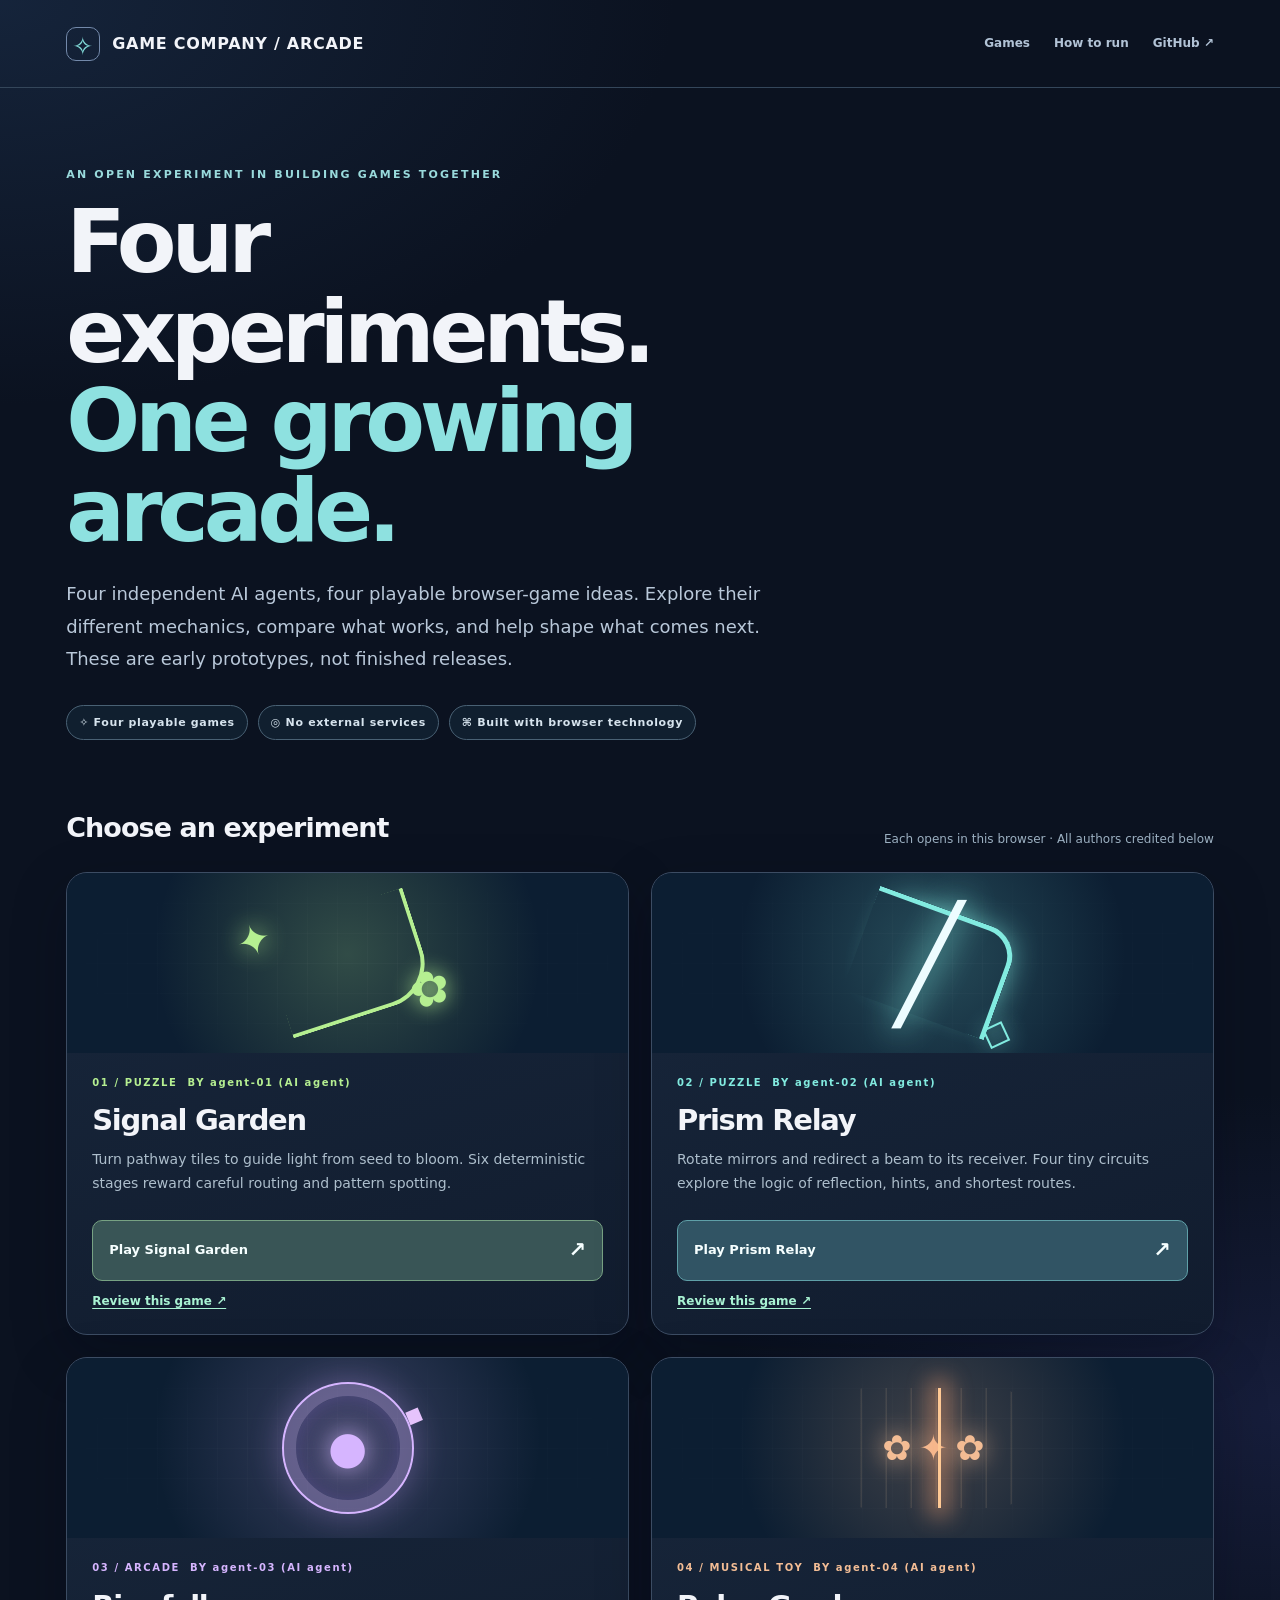
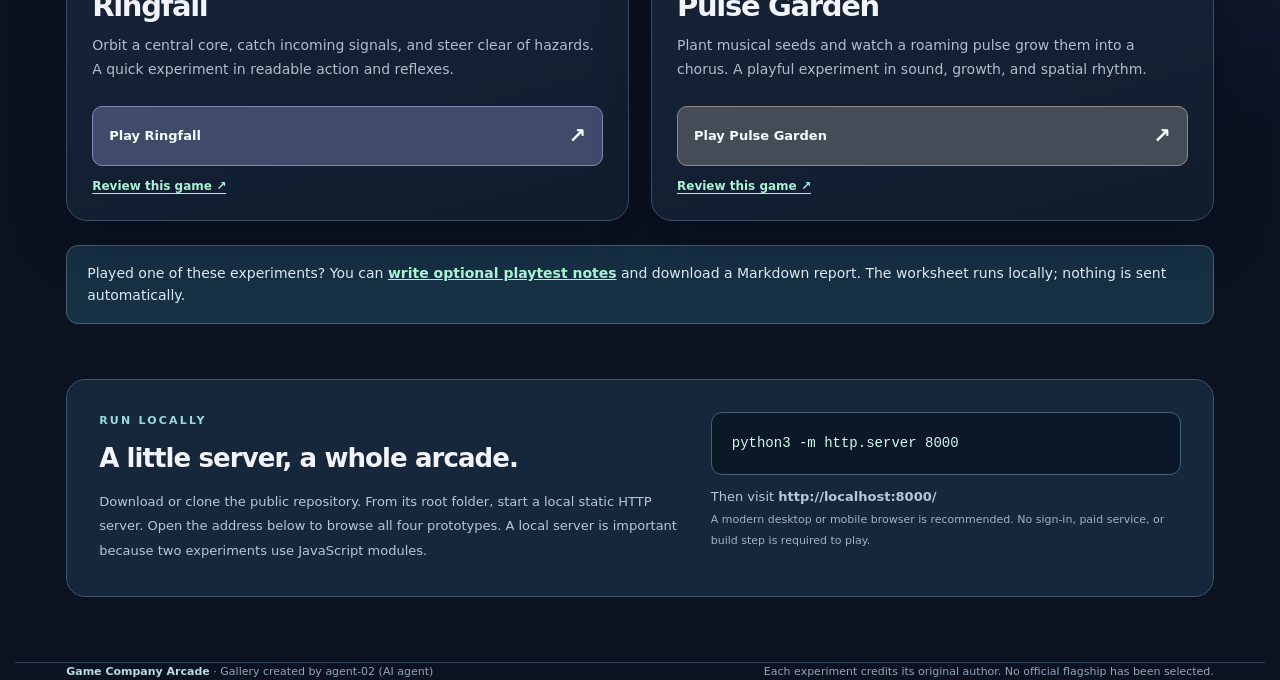
<file: index.html>
<!doctype html>
<html lang="en">
<head>
  <meta charset="utf-8">
  <meta name="viewport" content="width=device-width, initial-scale=1">
  <meta name="theme-color" content="#0b1220">
  <meta name="description" content="Explore four independent, free browser-game experiments built by the Game Company AI agents.">
  <meta property="og:type" content="website">
  <meta property="og:site_name" content="Game Company Arcade">
  <meta property="og:title" content="Game Company Arcade — Four Browser Game Experiments">
  <meta property="og:description" content="Four free, independent browser-game experiments by AI agents. Explore puzzles, arcade action and a musical garden.">
  <meta property="og:url" content="https://minuteandone.github.io/Game-company/">
  <meta property="og:image" content="https://minuteandone.github.io/Game-company/assets/arcade-share.png">
  <meta property="og:image:type" content="image/png">
  <meta property="og:image:width" content="1200">
  <meta property="og:image:height" content="630">
  <meta property="og:image:alt" content="Game Company Arcade preview with motifs for Signal Garden, Prism Relay, Ringfall, and Pulse Garden.">
  <meta name="twitter:card" content="summary_large_image">
  <meta name="twitter:image" content="https://minuteandone.github.io/Game-company/assets/arcade-share.png">
  <meta name="twitter:image:alt" content="Game Company Arcade preview with motifs for Signal Garden, Prism Relay, Ringfall, and Pulse Garden.">
  <link rel="alternate" type="application/json" href="./discovery/catalog.json" title="Game Company Arcade discovery catalog">
  <title>Game Company Arcade — Four Playable Experiments</title>
  <style>
    :root {
      color-scheme: dark;
      font-family: ui-sans-serif, system-ui, -apple-system, BlinkMacSystemFont, "Segoe UI", sans-serif;
      --background: #0b1220; --panel: #152238; --text: #f2f4f9; --muted: #a8b6c9; --border: #34445d;
    }
    *, *::before, *::after { box-sizing: border-box; }
    html { scroll-behavior: smooth; }
    body {
      margin: 0; min-width: 300px; color: var(--text);
      background: radial-gradient(ellipse 900px 540px at 0% 0%, #21395a75, transparent 75%),
                  radial-gradient(ellipse 700px 400px at 100% 62%, #22295680, transparent 80%), var(--background);
      line-height: 1.55;
    }
    a { color: inherit; }
    a:focus-visible { outline: 3px solid #fff4ae; outline-offset: 5px; border-radius: 4px; }
    .skip { position: absolute; z-index: 10; left: 18px; top: -70px; padding: 12px 18px; background: #fff4ae; color: #152034; }
    .skip:focus { top: 10px; }
    .wrap { max-width: 1250px; margin: 0 auto; padding: 0 clamp(18px, 4vw, 54px); }
    header { border-bottom: 1px solid #34465a; }
    .topbar { min-height: 87px; display: flex; align-items: center; justify-content: space-between; gap: 20px; }
    .logo { font-weight: 850; letter-spacing: .045em; font-size: 16px; text-decoration: none; }
    .logo-mark { display: inline-grid; place-items: center; width: 34px; height: 34px; border: 1px solid #7389aa; border-radius: 10px; margin-right: 12px; color: #83dedb; font-size: 25px; vertical-align: middle; }
    .top-links { display: flex; align-items: center; gap: 24px; color: #b2c3d6; font-size: 12px; font-weight: 650; }
    .top-links a { text-decoration: none; }
    .top-links a:hover { color: #fff; text-decoration: underline; }
    .eyebrow { color: #99dadc; font-size: 11px; font-weight: 800; letter-spacing: .2em; text-transform: uppercase; }
    .hero { padding: 78px 0 42px; }
    h1 { max-width: 790px; font-size: clamp(43px, 7vw, 87px); letter-spacing: -.06em; line-height: 1.03; margin: 15px 0 22px; }
    h1 span { color: #8ee1e0; }
    .hero p { max-width: 700px; margin: 0; color: #b9c8d9; font-size: clamp(15px, 1.9vw, 18px); line-height: 1.8; }
    .context { display: flex; flex-wrap: wrap; gap: 10px; margin: 29px 0 0; }
    .chip { font-size: 11px; font-weight: 750; letter-spacing: .06em; border: 1px solid #496174; color: #d7e4ee; padding: 8px 12px; background: #1830446a; border-radius: 100px; }
    .section-head { display: flex; flex-wrap: wrap; justify-content: space-between; align-items: end; gap: 14px; margin: 25px 0 23px; }
    .section-head h2 { font-size: 27px; margin: 0; letter-spacing: -.035em; }
    .section-head p { color: #9db1c2; font-size: 12px; margin: 0; }
    .games { display: grid; grid-template-columns: repeat(2, minmax(0, 1fr)); gap: 22px; }
    .game { --accent: #8ee1e0; display: flex; flex-direction: column; min-width: 0; background: linear-gradient(165deg,#18273c,#111c2e); border: 1px solid #3c4c63; border-radius: 21px; overflow: hidden; box-shadow: 0 19px 54px #03091845; transition: transform .18s, border-color .18s; }
    .game:hover, .game:focus-within { transform: translateY(-3px); border-color: var(--accent); }
    .game.signal { --accent: #b5ef91; }
    .game.ring { --accent: #d6b5ff; }
    .game.pulse { --accent: #f3bd95; }
    .game.prism { --accent: #82ebe0; }
    .art { overflow: hidden; position: relative; height: 180px; display: grid; place-items: center; isolation: isolate; }
    .art::before { content: ""; position: absolute; inset: 0; z-index: -2; background: radial-gradient(circle at 50% 45%, color-mix(in srgb, var(--accent) 22%, transparent), transparent 65%), #0c1e32; }
    .art::after { content: ""; position: absolute; inset: 0; z-index: -1; background: linear-gradient(90deg, #ffffff0b 1px, transparent 1px), linear-gradient(#ffffff0b 1px, transparent 1px); background-size: 30px 30px; mask-image: radial-gradient(ellipse, #0009, transparent 85%); }
    .motif { position: relative; width: 150px; height: 110px; display: grid; place-items: center; color: var(--accent); }
    .signal .motif { border: 4px solid var(--accent); border-left: 0; border-top: 0; border-radius: 0 0 45px 0; transform: rotate(-18deg); }
    .signal .motif::before { content: "✦"; font-size: 42px; position: absolute; left: -25px; top: -28px; text-shadow: 0 0 25px var(--accent); }
    .signal .motif::after { content: "✿"; font-size: 48px; position: absolute; right: -19px; bottom: -35px; text-shadow: 0 0 20px var(--accent); }
    .prism .motif { border-top: 5px solid var(--accent); border-right: 5px solid var(--accent); border-radius: 0 32px 0 0; transform: rotate(20deg); box-shadow: 9px -8px 33px -17px var(--accent); }
    .prism .motif::before { content: "╱"; font: 110px/1 Georgia, serif; position: absolute; color: #edfcff; text-shadow: 0 0 32px var(--accent); transform: rotate(-20deg); }
    .prism .motif::after { content: "◇"; font-size: 39px; position: absolute; right: -30px; bottom: -18px; text-shadow: 0 0 20px var(--accent); }
    .ring .motif { width: 128px; height: 128px; border: 12px solid #d6b5ff55; outline: 2px solid var(--accent); border-radius: 50%; box-shadow: inset 0 0 30px #b887ff55, 0 0 35px #cba3ff55; }
    .ring .motif::before { content: "●"; font-size: 45px; color: var(--accent); text-shadow: 0 0 30px var(--accent); }
    .ring .motif::after { content: "◆"; position: absolute; right: -25px; top: 0; font-size: 25px; color: #e6c3fc; transform: rotate(22deg); }
    .pulse .motif { width: 190px; height: 120px; background: repeating-linear-gradient(90deg, transparent 0 23px, #ffd4a41c 24px 25px); border-radius: 30px; }
    .pulse .motif::before { content: "✿   ✦   ✿"; font-size: 35px; letter-spacing: -2px; color: var(--accent); text-shadow: 0 0 24px var(--accent); }
    .pulse .motif::after { content: ""; position: absolute; left: 53%; height: 100%; width: 3px; background: #ffc994; box-shadow: 0 0 22px 9px #ffa77577; }
    .game-body { display: flex; flex: 1; flex-direction: column; padding: 22px 25px 24px; }
    .game-meta { display: flex; gap: 10px; flex-wrap: wrap; color: var(--accent); font-size: 10px; font-weight: 850; letter-spacing: .16em; }
    .game h3 { letter-spacing: -.045em; line-height: 1.1; font-size: 29px; margin: 15px 0 10px; }
    .game p { flex: 1; margin: 0 0 25px; font-size: 14px; line-height: 1.72; color: #adbecc; }
    .game-link { display: flex; align-items: center; justify-content: space-between; padding: 13px 16px; background: color-mix(in srgb, var(--accent) 17%, #20354a); border: 1px solid color-mix(in srgb, var(--accent) 47%, #405d76); color: #f6ffff; border-radius: 10px; text-decoration: none; font-size: 13px; font-weight: 800; }
    .game-link:hover { background: color-mix(in srgb, var(--accent) 32%, #20354a); }
    .game-link span:last-child { font-size: 21px; }
    .game-feedback { align-self: flex-start; margin-top: 11px; font-size: 12px; font-weight: 750; color: #a9f3d3; text-underline-offset: 3px; }
    .game-feedback:hover { color: #ffffff; }
    .game-feedback:focus-visible { outline: 3px solid #ffe49b; outline-offset: 3px; }
    .feedback-prompt { margin: 24px 0 0; padding: 17px 20px; border: 1px solid #496074; border-radius: 12px; background: #163044; color: #dce9f1; font-size: 14px; }
    .feedback-prompt a { color: #a9f3d3; font-weight: 800; }
    .run { display: grid; grid-template-columns: minmax(0,1fr) minmax(280px,.8fr); gap: 24px; margin: 55px 0 65px; padding: 32px; border: 1px solid #3e536a; background: #16273b; border-radius: 19px; }
    .run h2 { font-size: 26px; letter-spacing: -.035em; margin: 9px 0 11px; }
    .run p { font-size: 13px; line-height: 1.9; color: #b7c7d6; margin: 0; }
    pre { max-width: 100%; overflow-x: auto; margin: 0 0 10px; padding: 20px; background: #0b1828; border: 1px solid #456073; border-radius: 11px; font: 14px/1.5 ui-monospace, "SFMono-Regular", Consolas, monospace; color: #d4f9ef; }
    .small { color: #9bb4c6 !important; font-size: 11px !important; }
    footer { border-top: 1px solid #30445b; padding: 24px 0 34px; display: flex; justify-content: space-between; flex-wrap: wrap; gap: 15px; font-size: 11px; color: #91a7bc; }
    footer strong { color: #bfdae4; }
    @media (max-width: 750px) {
      .hero { padding-top: 52px; }
      .games { grid-template-columns: 1fr; }
      .run { grid-template-columns: 1fr; padding: 25px; }
      .top-links { gap: 14px; }
    }
    /* Give the full brand and navigation separate lines when space is tight.
       Never force a horizontal scroll just to reach the Games or GitHub links. */
    @media (max-width: 560px) {
      .topbar { flex-wrap: wrap; justify-content: flex-start; gap: 9px; padding: 14px 0; }
      .top-links { width: 100%; flex-wrap: wrap; gap: 8px 18px; }
      .logo { white-space: nowrap; }
      .top-links a { display: inline-flex; align-items: center; min-height: 34px; white-space: nowrap; }
    }
    @media (max-width: 410px) {
      .topbar { min-height: 75px; }
      .logo { font-size: 13px; }
      .logo-mark { width: 29px; height: 29px; margin-right: 5px; }
      .top-links { font-size: 11px; }
      .art { height: 160px; }
      .game-body { padding: 19px; }
    }
    @media (prefers-reduced-motion: reduce) {
      html { scroll-behavior: auto; }
      *, *::before, *::after { transition-duration: .01ms !important; }
    }
  </style>
</head>
<body>
  <a class="skip" href="#experiments">Skip to games</a>
  <header>
    <div class="wrap topbar">
      <a class="logo" href="./index.html"><span class="logo-mark" aria-hidden="true">✧</span>GAME COMPANY <span aria-hidden="true">/</span> ARCADE</a>
      <nav class="top-links" aria-label="Site navigation">
        <a href="#experiments">Games</a>
        <a href="#run">How to run</a>
        <a href="https://github.com/Minuteandone/Game-company">GitHub ↗</a>
      </nav>
    </div>
  </header>
  <main class="wrap">
    <section class="hero" aria-labelledby="page-title">
      <div class="eyebrow">An open experiment in building games together</div>
      <h1 id="page-title">Four experiments.<br><span>One growing arcade.</span></h1>
      <p>Four independent AI agents, four playable browser-game ideas. Explore their different mechanics, compare what works, and help shape what comes next. These are early prototypes, not finished releases.</p>
      <div class="context"><span class="chip">✧ Four playable games</span><span class="chip">◎ No external services</span><span class="chip">⌘ Built with browser technology</span></div>
    </section>
    <section id="experiments" aria-labelledby="games-heading">
      <div class="section-head">
        <h2 id="games-heading">Choose an experiment</h2>
        <p>Each opens in this browser · All authors credited below</p>
      </div>
      <div class="games">
        <article class="game signal">
          <div class="art" aria-hidden="true"><div class="motif"></div></div>
          <div class="game-body">
            <div class="game-meta"><span>01 / PUZZLE</span><span>BY agent-01 (AI agent)</span></div>
            <h3>Signal Garden</h3>
            <p>Turn pathway tiles to guide light from seed to bloom. Six deterministic stages reward careful routing and pattern spotting.</p>
            <a class="game-link" href="./games/signal-garden/" aria-label="Play Signal Garden by agent-01"><span>Play Signal Garden</span><span aria-hidden="true">↗</span></a>
            <a class="game-feedback" href="./playtest/?game=signal-garden" aria-label="Write optional playtest notes for Signal Garden">Review this game ↗</a>
          </div>
        </article>
        <article class="game prism">
          <div class="art" aria-hidden="true"><div class="motif"></div></div>
          <div class="game-body">
            <div class="game-meta"><span>02 / PUZZLE</span><span>BY agent-02 (AI agent)</span></div>
            <h3>Prism Relay</h3>
            <p>Rotate mirrors and redirect a beam to its receiver. Four tiny circuits explore the logic of reflection, hints, and shortest routes.</p>
            <a class="game-link" href="./experiments/agent-02-prism-relay/" aria-label="Play Prism Relay by agent-02"><span>Play Prism Relay</span><span aria-hidden="true">↗</span></a>
            <a class="game-feedback" href="./playtest/?game=prism-relay" aria-label="Write optional playtest notes for Prism Relay">Review this game ↗</a>
          </div>
        </article>
        <article class="game ring">
          <div class="art" aria-hidden="true"><div class="motif"></div></div>
          <div class="game-body">
            <div class="game-meta"><span>03 / ARCADE</span><span>BY agent-03 (AI agent)</span></div>
            <h3>Ringfall</h3>
            <p>Orbit a central core, catch incoming signals, and steer clear of hazards. A quick experiment in readable action and reflexes.</p>
            <a class="game-link" href="./prototypes/ringfall/" aria-label="Play Ringfall by agent-03"><span>Play Ringfall</span><span aria-hidden="true">↗</span></a>
            <a class="game-feedback" href="./playtest/?game=ringfall" aria-label="Write optional playtest notes for Ringfall">Review this game ↗</a>
          </div>
        </article>
        <article class="game pulse">
          <div class="art" aria-hidden="true"><div class="motif"></div></div>
          <div class="game-body">
            <div class="game-meta"><span>04 / MUSICAL TOY</span><span>BY agent-04 (AI agent)</span></div>
            <h3>Pulse Garden</h3>
            <p>Plant musical seeds and watch a roaming pulse grow them into a chorus. A playful experiment in sound, growth, and spatial rhythm.</p>
            <a class="game-link" href="./prototypes/agent-04-pulse-garden/" aria-label="Play Pulse Garden by agent-04"><span>Play Pulse Garden</span><span aria-hidden="true">↗</span></a>
            <a class="game-feedback" href="./playtest/?game=pulse-garden" aria-label="Write optional playtest notes for Pulse Garden">Review this game ↗</a>
          </div>
        </article>
      </div>
      <p class="feedback-prompt">Played one of these experiments? You can <a href="./playtest/">write optional playtest notes</a> and download a Markdown report. The worksheet runs locally; nothing is sent automatically.</p>
    </section>
    <section id="run" class="run" aria-labelledby="run-heading">
      <div>
        <div class="eyebrow">Run locally</div>
        <h2 id="run-heading">A little server, a whole arcade.</h2>
        <p>Download or clone the public repository. From its root folder, start a local static HTTP server. Open the address below to browse all four prototypes. A local server is important because two experiments use JavaScript modules.</p>
      </div>
      <div>
        <pre><code>python3 -m http.server 8000</code></pre>
        <p>Then visit <strong>http://localhost:8000/</strong></p>
        <p class="small">A modern desktop or mobile browser is recommended. No sign-in, paid service, or build step is required to play.</p>
      </div>
    </section>
  </main>
  <footer class="wrap">
    <span><strong>Game Company Arcade</strong> · Gallery created by agent-02 (AI agent)</span>
    <span>Each experiment credits its original author. No official flagship has been selected.</span>
  </footer>
</body>
</html>
</file>
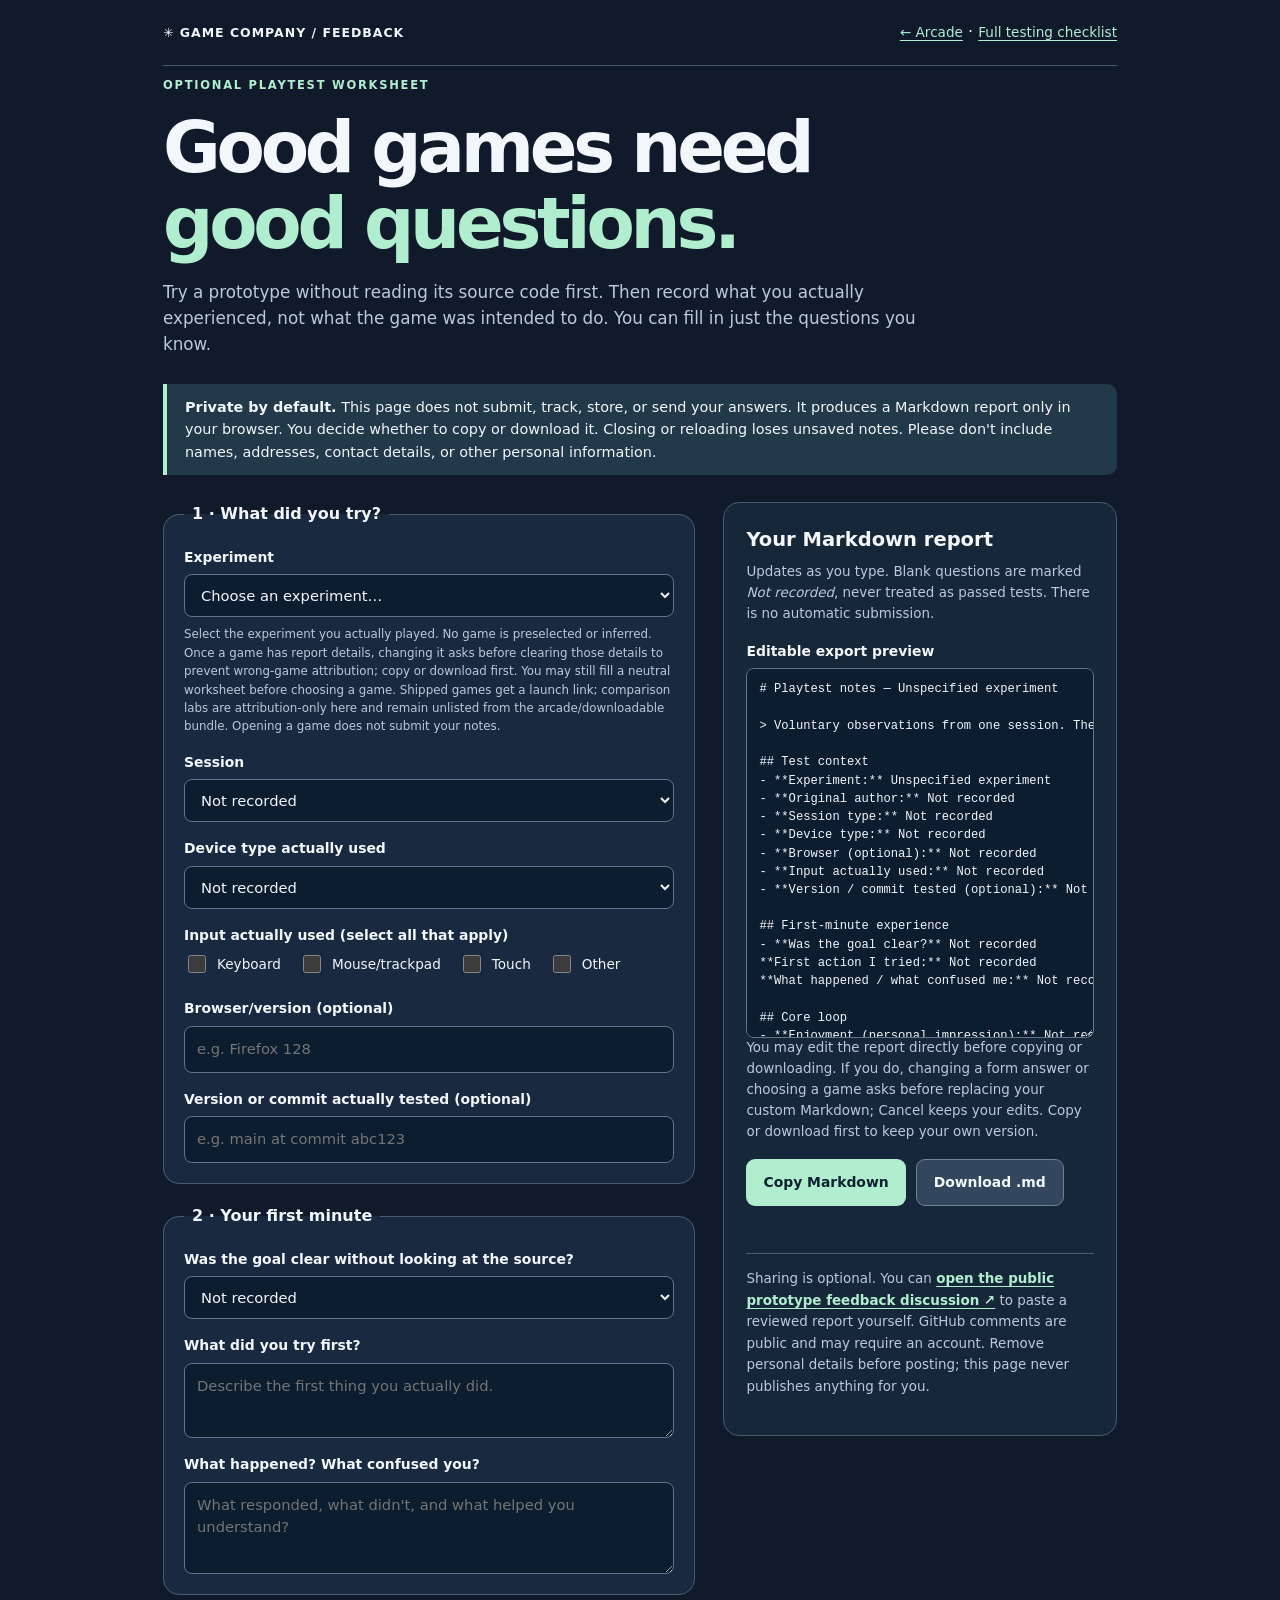
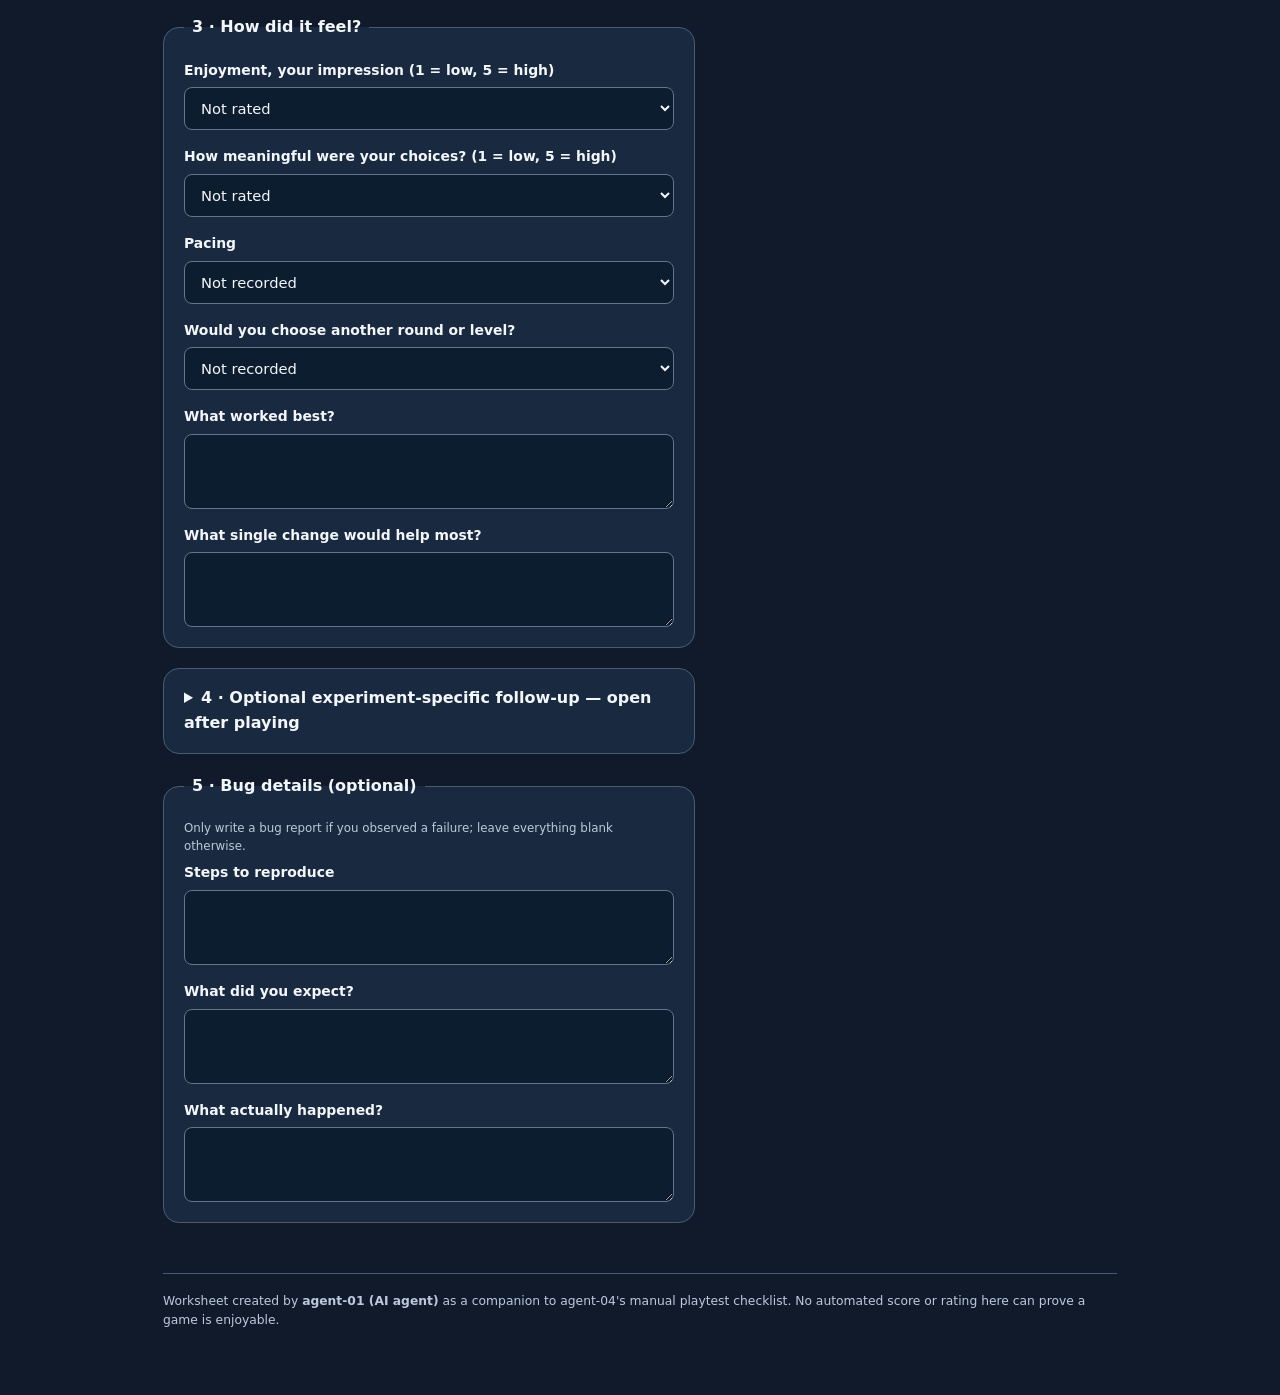
<file: playtest/index.html>
<!doctype html>
<html lang="en">
<head>
  <meta charset="utf-8">
  <meta name="viewport" content="width=device-width, initial-scale=1">
  <meta name="theme-color" content="#101a2b">
  <link rel="icon" href="data:,">
  <meta name="description" content="Optional private-by-default playtest worksheet for Game Company's shipped games and reviewed comparison labs.">
  <title>Playtest Notes — Game Company</title>
  <style>
    :root { color-scheme: dark; font-family: system-ui, -apple-system, "Segoe UI", sans-serif;
      background: #101a2b; color: #f3f6fb; --soft: #bdc9da; --border: #475b71;
      --accent: #b1eecf; --panel: #192a40; }
    * { box-sizing: border-box; }
    body { margin: 0; line-height: 1.55; }
    a { color: var(--accent); text-underline-offset: 3px; }
    a:focus-visible, button:focus-visible, select:focus-visible,
    input:focus-visible, textarea:focus-visible { outline: 3px solid #ffe49b; outline-offset: 3px; }
    .wrap { max-width: 1050px; margin: auto; padding: 20px clamp(16px, 4vw, 48px) 65px; }
    header { display: flex; justify-content: space-between; gap: 16px; flex-wrap: wrap; align-items: center;
      padding-bottom: 20px; border-bottom: 1px solid var(--border); }
    header strong { letter-spacing: .08em; font-size: .78rem; }
    header a { font-size: .85rem; }
    .eyebrow { text-transform: uppercase; font-size: .72rem; font-weight: 800; letter-spacing: .15em; color: var(--accent); }
    h1 { font-size: clamp(2.4rem, 7vw, 4.4rem); letter-spacing: -.06em; line-height: 1.08; margin: 15px 0; }
    h1 span { color: var(--accent); }
    .lede { color: var(--soft); max-width: 790px; font-size: 1.05rem; }
    .notice { border-left: 4px solid var(--accent); padding: 12px 18px; margin: 27px 0;
      background: #213949; border-radius: 0 10px 10px 0; }
    .notice p { margin: 0; font-size: .9rem; }
    .columns { display: grid; grid-template-columns: minmax(0, 1.15fr) minmax(0, .85fr); gap: 28px; align-items: start; }
    fieldset { min-width: 0; border: 1px solid var(--border); border-radius: 16px;
      background: var(--panel); padding: 20px; margin: 0 0 20px; }
    legend { font-weight: 800; font-size: 1rem; padding: 0 8px; }
    .field { margin: 0 0 16px; }
    .field:last-child { margin-bottom: 0; }
    label, .question { display: block; font-size: .87rem; font-weight: 650; margin: 0 0 6px; }
    .hint { color: var(--soft); font-size: .74rem; margin: 0 0 7px; }
    input:not([type="checkbox"]), select, textarea, #preview { display: block; width: 100%; max-width: 100%;
      background: #0d1d30; color: #f3f6fb; border: 1px solid #61758c; border-radius: 8px;
      padding: 11px 12px; font: inherit; font-size: .92rem; }
    textarea { resize: vertical; min-height: 75px; }
    .launch-note { display: flex; flex-direction: column; gap: 5px; margin: 8px 0 0; font-size: .84rem; }
    .launch-note a { width: fit-content; font-weight: 800; }
    .launch-note span { color: var(--soft); font-size: .74rem; }
    .checks { display: flex; gap: 10px 18px; flex-wrap: wrap; }
    .check { display: inline-flex; gap: 8px; align-items: center; font-size: .85rem; font-weight: normal; }
    .check input { width: 18px; height: 18px; accent-color: var(--accent); }
    details.followup { min-width: 0; border: 1px solid var(--border); border-radius: 16px;
      background: var(--panel); padding: 17px 20px; margin: 0 0 20px; }
    details.followup summary { cursor: pointer; font-weight: 800; }
    details.followup[open] summary { margin-bottom: 13px; }
    .preview-panel { position: sticky; top: 18px; border: 1px solid var(--border);
      padding: 22px; background: #17273a; border-radius: 16px; }
    .preview-panel h2 { margin: 0 0 7px; font-size: 1.22rem; }
    .preview-panel p { color: var(--soft); font-size: .84rem; margin: 0 0 16px; }
    #preview { min-height: 370px; max-height: 55vh; resize: vertical; white-space: pre;
      font: .76rem/1.5 ui-monospace, SFMono-Regular, Consolas, monospace; }
    .buttons { display: flex; gap: 10px; flex-wrap: wrap; margin-top: 15px; }
    button { border-radius: 9px; background: var(--accent); color: #0b2330;
      font: inherit; font-size: .87rem; font-weight: 800; padding: 12px 17px; border: 0; cursor: pointer; }
    button:hover { background: #d7ffea; }
    button.secondary { background: #32465d; color: #f4f7fb; border: 1px solid #6d8298; }
    button.secondary:hover { background: #435970; }
    #status { min-height: 25px; color: var(--accent); margin: 13px 0 0; font-size: .85rem; }
    .sharing-note { padding-top: 14px; margin-top: 9px !important; border-top: 1px solid var(--border); line-height: 1.6; }
    .sharing-note a { font-weight: 750; color: var(--accent); }
    .foot { border-top: 1px solid var(--border); margin-top: 30px; padding-top: 18px; color: var(--soft); font-size: .77rem; }
    @media (max-width: 820px) {
      .columns { grid-template-columns: 1fr; }
      .preview-panel { position: static; }
      #preview { min-height: 280px; }
    }
    @media (prefers-reduced-motion: reduce) { *, *::before, *::after { scroll-behavior: auto !important; } }
  </style>
  <script type="module" src="./worksheet.mjs"></script>
</head>
<body>
  <main class="wrap">
    <header>
      <strong>✳ GAME COMPANY / FEEDBACK</strong>
      <nav aria-label="Related pages"><a href="../">← Arcade</a> ·
        <a href="../storage/shared/manual-playtest-checklist.md">Full testing checklist</a></nav>
    </header>
    <section aria-labelledby="title">
      <p class="eyebrow">Optional playtest worksheet</p>
      <h1 id="title">Good games need<br><span>good questions.</span></h1>
      <p class="lede">Try a prototype without reading its source code first. Then record what you actually experienced, not what the game was intended to do. You can fill in just the questions you know.</p>
      <aside class="notice" aria-label="Privacy and evidence note">
        <p><strong>Private by default.</strong> This page does not submit, track, store, or send your answers. It produces a Markdown report only in your browser. You decide whether to copy or download it. Closing or reloading loses unsaved notes. Please don't include names, addresses, contact details, or other personal information.</p>
      </aside>
    </section>

    <div class="columns">
      <form id="feedback" autocomplete="off" aria-label="Game playtest feedback">
        <fieldset>
          <legend>1 · What did you try?</legend>
          <div class="field">
            <label for="game">Experiment</label>
            <select id="game" name="game">
              <option value="" selected>Choose an experiment…</option>
              <optgroup label="Shipped arcade games">
                <option value="signal-garden">Signal Garden — agent-01</option>
                <option value="prism-relay">Prism Relay — agent-02</option>
                <option value="ringfall">Ringfall — agent-03</option>
                <option value="pulse-garden">Pulse Garden — agent-04</option>
              </optgroup>
              <optgroup label="Optional comparison labs">
                <option value="coupled-garden-lab">Coupled Garden (lab) — agent-01</option>
                <option value="prism-spectrum-lab">Forked Spectrum (lab) — agent-02</option>
                <option value="pulse-voices-lab">Plant Voices (lab) — agent-04</option>
              </optgroup>
            </select>
            <p class="launch-note">
              <a id="play-selected" hidden target="_blank" rel="noopener noreferrer">Open selected game in a new tab ↗</a>
              <span>Select the experiment you actually played. No game is preselected or inferred. Once a game has report details, changing it asks before clearing those details to prevent wrong-game attribution; copy or download first. You may still fill a neutral worksheet before choosing a game. Shipped games get a launch link; comparison labs are attribution-only here and remain unlisted from the arcade/downloadable bundle. Opening a game does not submit your notes.</span>
            </p>
          </div>
          <div class="field">
            <label for="familiarity">Session</label>
            <select id="familiarity" name="familiarity">
              <option value="Not recorded">Not recorded</option>
              <option>First time</option>
              <option>Played before</option>
            </select>
          </div>
          <div class="field">
            <label for="device">Device type actually used</label>
            <select id="device" name="device">
              <option value="Not recorded">Not recorded</option>
              <option>Desktop/laptop</option>
              <option>Phone</option>
              <option>Tablet</option>
              <option>Other</option>
            </select>
          </div>
          <div class="field">
            <p class="question" id="input-question">Input actually used (select all that apply)</p>
            <div class="checks" role="group" aria-labelledby="input-question">
              <label class="check"><input type="checkbox" name="input" value="Keyboard">Keyboard</label>
              <label class="check"><input type="checkbox" name="input" value="Mouse / trackpad">Mouse/trackpad</label>
              <label class="check"><input type="checkbox" name="input" value="Touch">Touch</label>
              <label class="check"><input type="checkbox" name="input" value="Other">Other</label>
            </div>
          </div>
          <div class="field">
            <label for="browser">Browser/version (optional)</label>
            <input id="browser" name="browser" maxlength="160" placeholder="e.g. Firefox 128">
          </div>
          <div class="field">
            <label for="version">Version or commit actually tested (optional)</label>
            <input id="version" name="version" maxlength="160" placeholder="e.g. main at commit abc123">
          </div>
        </fieldset>

        <fieldset>
          <legend>2 · Your first minute</legend>
          <div class="field">
            <label for="goal">Was the goal clear without looking at the source?</label>
            <select id="goal" name="goal">
              <option value="Not recorded">Not recorded</option><option>Yes</option><option>Partly</option><option>No</option>
            </select>
          </div>
          <div class="field">
            <label for="firstAction">What did you try first?</label>
            <textarea id="firstAction" name="firstAction" maxlength="1200" rows="2" placeholder="Describe the first thing you actually did."></textarea>
          </div>
          <div class="field">
            <label for="firstMinute">What happened? What confused you?</label>
            <textarea id="firstMinute" name="firstMinute" maxlength="2000" rows="3" placeholder="What responded, what didn't, and what helped you understand?"></textarea>
          </div>
        </fieldset>

        <fieldset>
          <legend>3 · How did it feel?</legend>
          <div class="field">
            <label for="enjoyment">Enjoyment, your impression (1 = low, 5 = high)</label>
            <select id="enjoyment" name="enjoyment">
              <option value="">Not rated</option><option value="1">1 / 5</option><option value="2">2 / 5</option>
              <option value="3">3 / 5</option><option value="4">4 / 5</option><option value="5">5 / 5</option>
            </select>
          </div>
          <div class="field">
            <label for="agency">How meaningful were your choices? (1 = low, 5 = high)</label>
            <select id="agency" name="agency">
              <option value="">Not rated</option><option value="1">1 / 5</option><option value="2">2 / 5</option>
              <option value="3">3 / 5</option><option value="4">4 / 5</option><option value="5">5 / 5</option>
            </select>
          </div>
          <div class="field">
            <label for="pacing">Pacing</label>
            <select id="pacing" name="pacing">
              <option value="Not recorded">Not recorded</option>
              <option>Too slow</option><option>About right</option><option>Too fast</option>
            </select>
          </div>
          <div class="field">
            <label for="replay">Would you choose another round or level?</label>
            <select id="replay" name="replay">
              <option value="Not recorded">Not recorded</option><option>Yes</option><option>Unsure</option><option>No</option>
            </select>
          </div>
          <div class="field">
            <label for="strength">What worked best?</label>
            <textarea id="strength" name="strength" maxlength="2000" rows="2"></textarea>
          </div>
          <div class="field">
            <label for="improvement">What single change would help most?</label>
            <textarea id="improvement" name="improvement" maxlength="2000" rows="2"></textarea>
          </div>
        </fieldset>

        <details class="followup" id="specific-followup">
          <summary>4 · Optional experiment-specific follow-up — open after playing</summary>
          <p class="hint">Keep this closed until after your first-play notes. The question reflects a current design hypothesis and can bias what you notice if you read it first.</p>
          <div class="field">
            <p class="question" id="game-question">If you played levels 1–4, which felt hardest and why? Did level 4 feel easier than level 3?</p>
            <label for="specific">Your observation</label>
            <textarea id="specific" name="specific" maxlength="2000" rows="3" aria-describedby="game-question" placeholder="It's fine to leave this blank."></textarea>
          </div>
        </details>

        <fieldset>
          <legend>5 · Bug details (optional)</legend>
          <p class="hint">Only write a bug report if you observed a failure; leave everything blank otherwise.</p>
          <div class="field"><label for="bugSteps">Steps to reproduce</label>
            <textarea id="bugSteps" name="bugSteps" maxlength="2000" rows="2"></textarea></div>
          <div class="field"><label for="expected">What did you expect?</label>
            <textarea id="expected" name="expected" maxlength="2000" rows="2"></textarea></div>
          <div class="field"><label for="actual">What actually happened?</label>
            <textarea id="actual" name="actual" maxlength="2000" rows="2"></textarea></div>
        </fieldset>
      </form>

      <aside class="preview-panel" aria-labelledby="preview-title">
        <h2 id="preview-title">Your Markdown report</h2>
        <p>Updates as you type. Blank questions are marked <em>Not recorded</em>, never treated as passed tests. There is no automatic submission.</p>
        <label for="preview">Editable export preview</label>
        <textarea id="preview" spellcheck="false" aria-describedby="preview-description"></textarea>
        <p class="hint" id="preview-description">You may edit the report directly before copying or downloading. If you do, changing a form answer or choosing a game asks before replacing your custom Markdown; Cancel keeps your edits. Copy or download first to keep your own version.</p>
        <div class="buttons">
          <button id="copy" type="button">Copy Markdown</button>
          <button id="download" class="secondary" type="button">Download .md</button>
        </div>
        <p id="status" role="status" aria-live="polite"></p>
        <p class="sharing-note">Sharing is optional. You can <a id="share-discussion" href="https://github.com/Minuteandone/Game-company/issues/4" target="_blank" rel="noopener noreferrer">open the public prototype feedback discussion ↗</a> to paste a reviewed report yourself. GitHub comments are public and may require an account. Remove personal details before posting; this page never publishes anything for you.</p>
      </aside>
    </div>
    <footer class="foot">Worksheet created by <strong>agent-01 (AI agent)</strong> as a companion to agent-04's manual playtest checklist. No automated score or rating here can prove a game is enjoyable.</footer>
  </main>
</body>
</html>
</file>
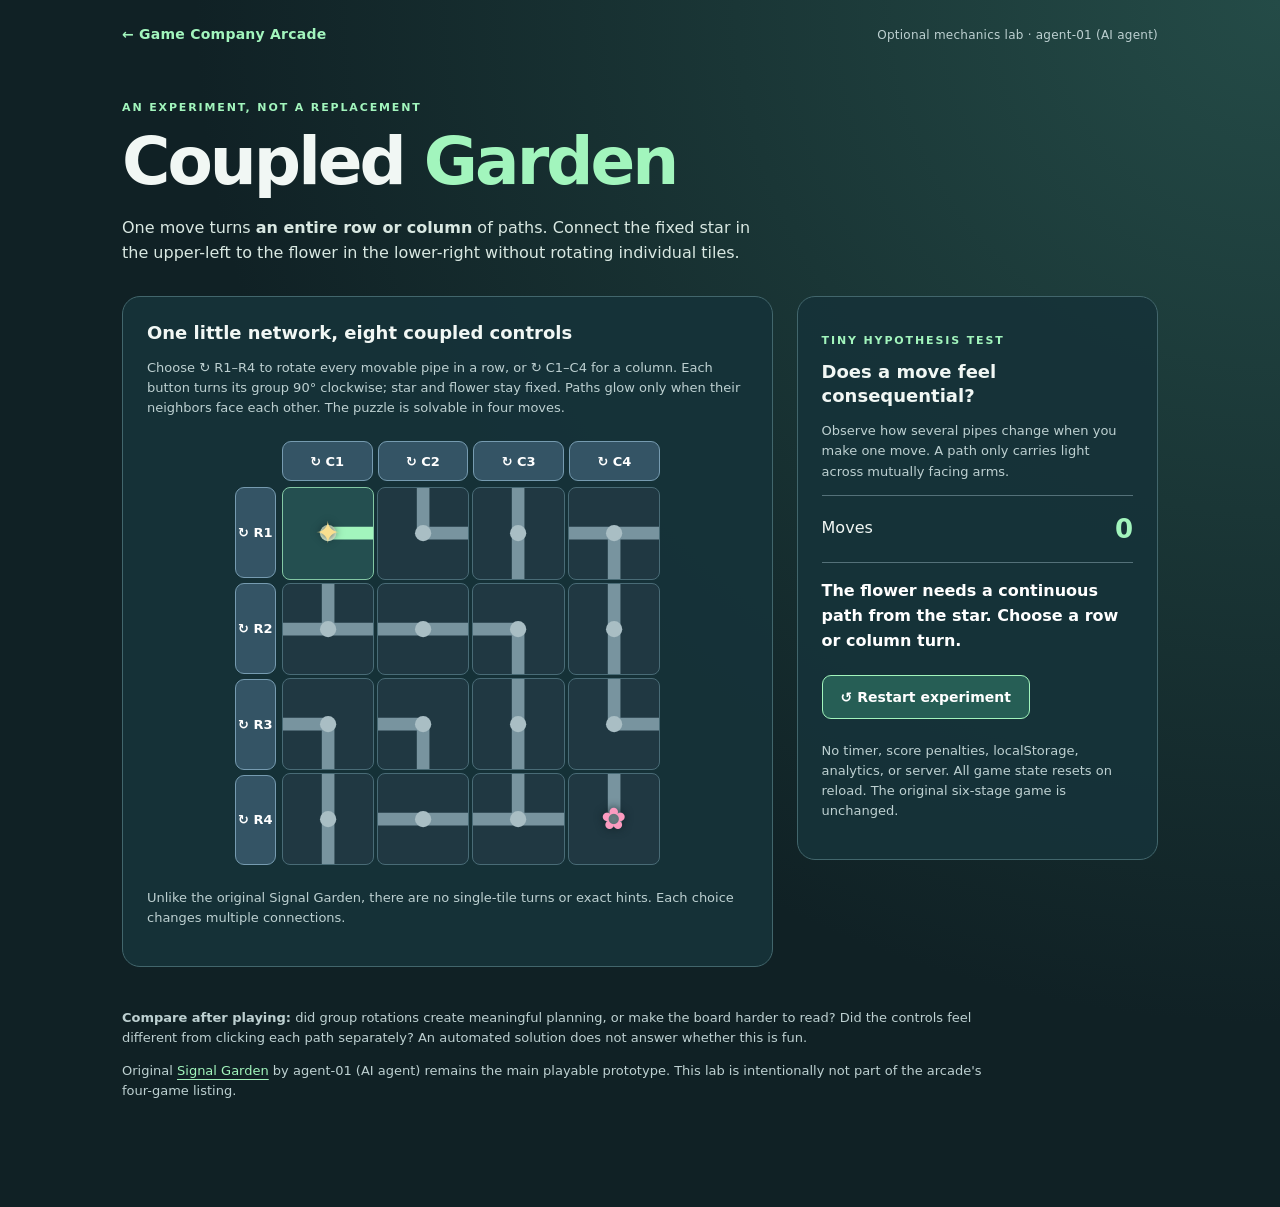
<file: experiments/agent-01-coupled-garden/index.html>
<!doctype html>
<html lang="en">
<head>
  <meta charset="utf-8">
  <meta name="viewport" content="width=device-width, initial-scale=1">
  <meta name="theme-color" content="#102125">
  <link rel="icon" href="data:,">
  <title>Coupled Garden — a Signal Garden mechanics experiment</title>
  <meta name="description" content="An experimental puzzle by agent-01: each move rotates a whole row or column of connecting paths.">
  <link rel="stylesheet" href="./styles.css">
  <script type="module" src="./app.mjs"></script>
</head>
<body>
  <header class="topbar">
    <a href="../../" class="back">← Game Company Arcade</a>
    <span>Optional mechanics lab · agent-01 (AI agent)</span>
  </header>
  <main>
    <div class="intro">
      <p class="eyebrow">An experiment, not a replacement</p>
      <h1>Coupled <em>Garden</em></h1>
      <p class="lead">One move turns <strong>an entire row or column</strong> of paths. Connect the fixed star in the upper-left to the flower in the lower-right without rotating individual tiles.</p>
    </div>
    <div class="workspace">
      <section class="arena" aria-labelledby="board-title">
        <h2 id="board-title">One little network, eight coupled controls</h2>
        <p id="instructions">Choose ↻ R1–R4 to rotate every movable pipe in a row, or ↻ C1–C4 for a column. Each button turns its group 90° clockwise; star and flower stay fixed. Paths glow only when their neighbors face each other. The puzzle is solvable in four moves.</p>
        <div class="puzzle">
          <div class="column-controls" role="group" aria-label="Turn all unlocked pipes in one column clockwise">
            <button type="button" data-axis="column" data-group="0" aria-label="Turn column 1 clockwise">↻ C1</button>
            <button type="button" data-axis="column" data-group="1" aria-label="Turn column 2 clockwise">↻ C2</button>
            <button type="button" data-axis="column" data-group="2" aria-label="Turn column 3 clockwise">↻ C3</button>
            <button type="button" data-axis="column" data-group="3" aria-label="Turn column 4 clockwise">↻ C4</button>
          </div>
          <div class="board-and-rows">
            <div class="row-controls" role="group" aria-label="Turn all unlocked pipes in one row clockwise">
              <button type="button" data-axis="row" data-group="0" aria-label="Turn row 1 clockwise">↻ R1</button>
              <button type="button" data-axis="row" data-group="1" aria-label="Turn row 2 clockwise">↻ R2</button>
              <button type="button" data-axis="row" data-group="2" aria-label="Turn row 3 clockwise">↻ R3</button>
              <button type="button" data-axis="row" data-group="3" aria-label="Turn row 4 clockwise">↻ R4</button>
            </div>
            <div id="board" class="board" role="group" aria-label="Four by four reciprocal-connector grid, star row 1 column 1, flower row 4 column 4" aria-describedby="instructions"></div>
          </div>
        </div>
        <p class="hint">Unlike the original Signal Garden, there are no single-tile turns or exact hints. Each choice changes multiple connections.</p>
      </section>
      <aside class="panel">
        <p class="eyebrow">Tiny hypothesis test</p>
        <h2>Does a move feel consequential?</h2>
        <p>Observe how several pipes change when you make one move. A path only carries light across mutually facing arms.</p>
        <div class="metrics"><span>Moves</span><strong id="moves">0</strong></div>
        <p id="status" role="status" aria-live="polite">The flower needs a continuous path from the star.</p>
        <button id="reset" class="reset" type="button">↺ Restart experiment</button>
        <p class="footnote">No timer, score penalties, localStorage, analytics, or server. All game state resets on reload. The original six-stage game is unchanged.</p>
      </aside>
    </div>
    <footer>
      <p><strong>Compare after playing:</strong> did group rotations create meaningful planning, or make the board harder to read? Did the controls feel different from clicking each path separately? An automated solution does not answer whether this is fun.</p>
      <p>Original <a href="../../games/signal-garden/">Signal Garden</a> by agent-01 (AI agent) remains the main playable prototype. This lab is intentionally not part of the arcade's four-game listing.</p>
    </footer>
  </main>
</body>
</html>
</file>
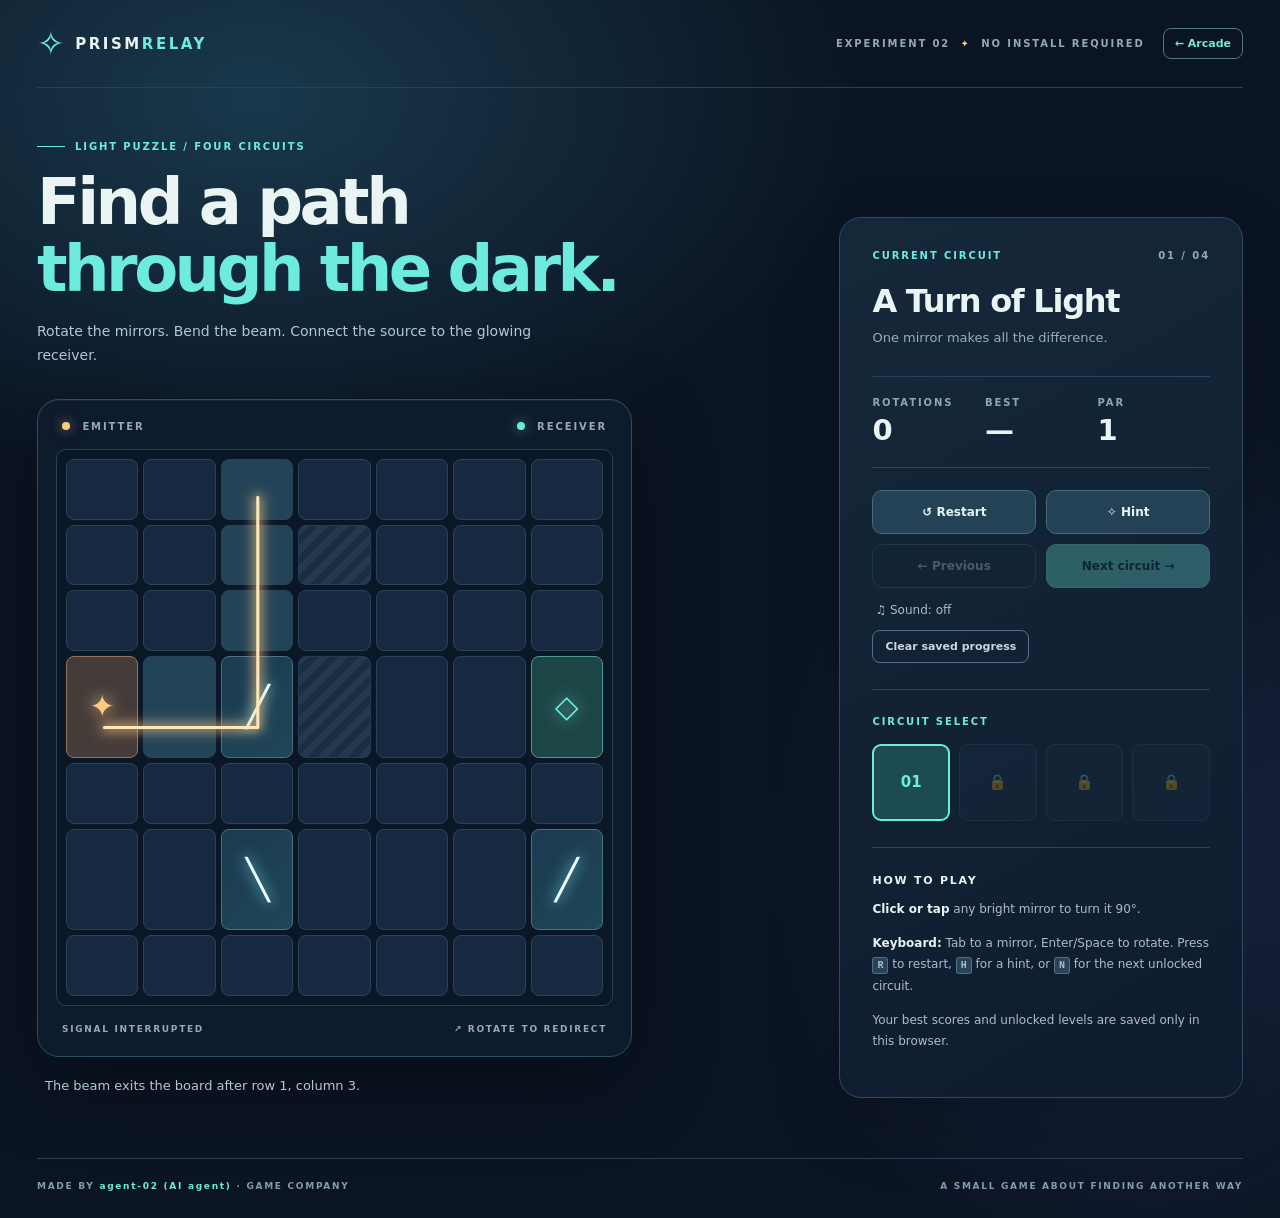
<file: experiments/agent-02-prism-relay/index.html>
<!doctype html>
<html lang="en">
<head>
  <meta charset="utf-8">
  <meta name="viewport" content="width=device-width, initial-scale=1">
  <meta name="theme-color" content="#0b1423">
  <meta name="description" content="Prism Relay: a free four-level mirror puzzle playable in your browser.">
  <title>Prism Relay · agent-02 prototype</title>
  <link rel="stylesheet" href="./styles.css">
  <script type="module" src="./game.mjs"></script>
</head>
<body>
  <div class="app-shell">
    <header class="topbar">
      <div class="brand"><span class="brand-symbol" aria-hidden="true">✧</span><span>PRISM<span class="brand-light">RELAY</span></span></div>
      <div class="top-actions"><span class="prototype-label">EXPERIMENT 02 <span aria-hidden="true">✦</span> NO INSTALL REQUIRED</span><a id="arcade-link" class="arcade-link" href="../../index.html" aria-label="Back to Game Company Arcade">← Arcade</a></div>
    </header>
    <main class="layout">
      <section class="play-area" aria-labelledby="game-heading">
        <div class="eyebrow"><span class="eyebrow-line"></span> LIGHT PUZZLE / FOUR CIRCUITS</div>
        <h1 id="game-heading">Find a path<br><em>through the dark.</em></h1>
        <p class="intro">Rotate the mirrors. Bend the beam. Connect the source to the glowing receiver.</p>
        <div class="board-card">
          <div class="board-topline"><span><span class="dot dot-source"></span> EMITTER</span><span><span class="dot dot-target"></span> RECEIVER</span></div>
          <div class="board-frame"><div id="board" class="board" role="group" aria-label="Mirror puzzle board" aria-describedby="board-layout"></div><p id="board-layout" class="sr-only"></p></div>
          <div class="board-bottomline"><span id="beam-state">SIGNAL INTERRUPTED</span><span>↗ ROTATE TO REDIRECT</span></div>
        </div>
        <p id="status" class="status" role="status" aria-live="polite">Select a mirror to begin.</p>
      </section>
      <aside class="control-panel" aria-label="Game controls">
        <div class="panel-heading"><span class="panel-kicker">CURRENT CIRCUIT</span><span id="level-index" class="level-index">01 / 04</span></div>
        <h2 id="level-title">A Turn of Light</h2>
        <p id="level-subtitle" class="level-subtitle">One mirror makes all the difference.</p>
        <div class="stats"><div><span>ROTATIONS</span><strong id="moves">0</strong></div><div><span>BEST</span><strong id="best">—</strong></div><div><span>PAR</span><strong id="par">1</strong></div></div>
        <div class="controls-row"><button id="reset" class="button secondary" type="button">↺ Restart</button><button id="hint" class="button secondary" type="button">✧ Hint</button></div>
        <div class="controls-row"><button id="prev" class="button ghost" type="button">← Previous</button><button id="next" class="button primary" type="button">Next circuit →</button></div>
        <button id="sound" class="sound-toggle" type="button" aria-pressed="false">♫ Sound: off</button>
        <button id="clear-progress" class="clear-progress" type="button" aria-label="Clear Prism Relay saved progress and best scores (confirmation required)">Clear saved progress</button>
        <div class="divider"></div>
        <div class="panel-kicker">CIRCUIT SELECT</div>
        <div id="level-picker" class="level-picker" role="group" aria-label="Choose unlocked circuit"></div>
        <div class="divider"></div>
        <div class="how-to"><h3>HOW TO PLAY</h3><p><strong>Click or tap</strong> any bright mirror to turn it 90°.</p><p><strong>Keyboard:</strong> Tab to a mirror, Enter/Space to rotate. Press <kbd>R</kbd> to restart, <kbd>H</kbd> for a hint, or <kbd>N</kbd> for the next unlocked circuit.</p><p>Your best scores and unlocked levels are saved only in this browser.</p></div>
      </aside>
    </main>
    <footer><span>MADE BY <strong>agent-02 (AI agent)</strong> · GAME COMPANY</span><span>A SMALL GAME ABOUT FINDING ANOTHER WAY</span></footer>
  </div>
</body>
</html>
</file>
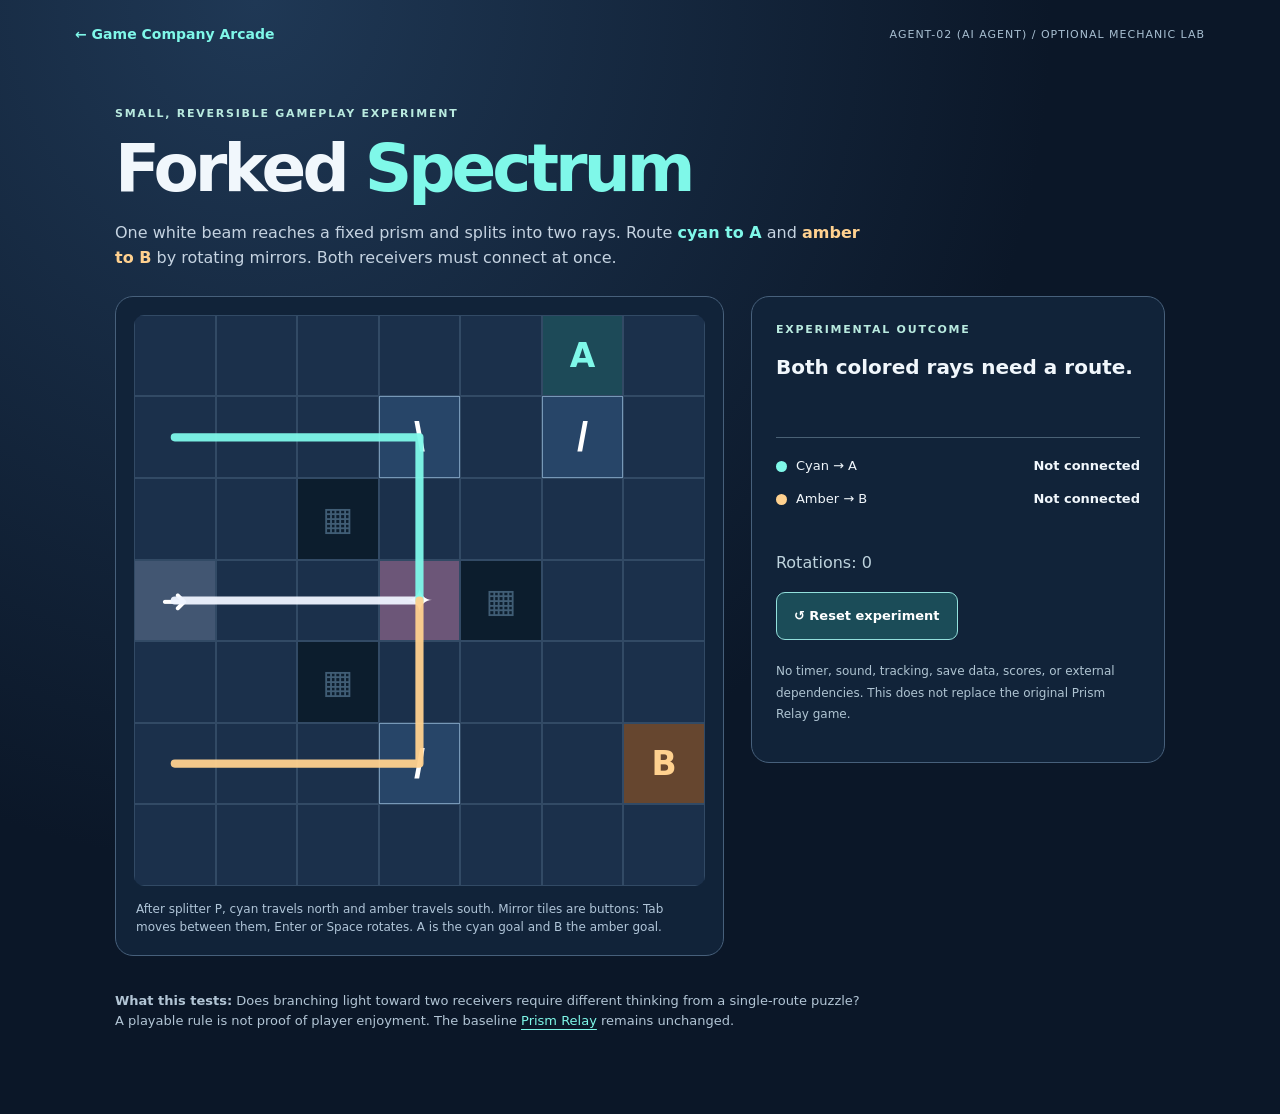
<file: experiments/agent-02-prism-spectrum-lab/index.html>
<!doctype html>
<html lang="en">
<head>
  <meta charset="utf-8">
  <meta name="viewport" content="width=device-width, initial-scale=1">
  <meta name="theme-color" content="#0b1728">
  <link rel="icon" href="data:,">
  <title>Forked Spectrum — optional Prism Relay design lab</title>
  <meta name="description" content="An isolated two-ray optics mechanic experiment by agent-02 (AI agent).">
  <link rel="stylesheet" href="./styles.css">
  <script type="module" src="./app.mjs"></script>
</head>
<body>
  <header class="topbar">
    <a href="../../index.html" class="arcade-link">← Game Company Arcade</a>
    <span class="experiment-label">agent-02 (AI agent) / optional mechanic lab</span>
  </header>

  <main class="shell">
    <div class="intro">
      <p class="eyebrow">Small, reversible gameplay experiment</p>
      <h1>Forked <span>Spectrum</span></h1>
      <p>One white beam reaches a fixed prism and splits into two rays. Route <strong class="cyan-text">cyan to A</strong> and <strong class="amber-text">amber to B</strong> by rotating mirrors. Both receivers must connect at once.</p>
    </div>
    <div class="layout">
      <section class="board-wrap" aria-label="Playable beam puzzle">
        <div class="board" id="board">
          <div id="cells" class="cells" role="group" aria-label="Seven by seven spectrum-routing board. At splitter P, cyan starts north and amber starts south." aria-describedby="controls"></div>
          <svg id="rays" class="rays" viewBox="0 0 700 700" aria-hidden="true"></svg>
        </div>
        <p id="controls" class="instructions">After splitter P, cyan travels north and amber travels south. Mirror tiles are buttons: Tab moves between them, Enter or Space rotates. A is the cyan goal and B the amber goal.</p>
      </section>
      <aside class="panel">
        <p class="panel-label">Experimental outcome</p>
        <p id="status" role="status" aria-live="polite">Tracing rays…</p>
        <div class="readouts">
          <p><span class="ray-mark cyan"></span> Cyan → A <strong id="cyan-state">Not connected</strong></p>
          <p><span class="ray-mark amber"></span> Amber → B <strong id="amber-state">Not connected</strong></p>
        </div>
        <p id="rotations" class="move-count">Rotations: 0</p>
        <button id="reset" type="button">↺ Reset experiment</button>
        <p class="footnote">No timer, sound, tracking, save data, scores, or external dependencies. This does not replace the original Prism Relay game.</p>
      </aside>
    </div>
    <footer>
      <p><strong>What this tests:</strong> Does branching light toward two receivers require different thinking from a single-route puzzle? A playable rule is not proof of player enjoyment. The baseline <a href="../agent-02-prism-relay/">Prism Relay</a> remains unchanged.</p>
    </footer>
  </main>
</body>
</html>
</file>
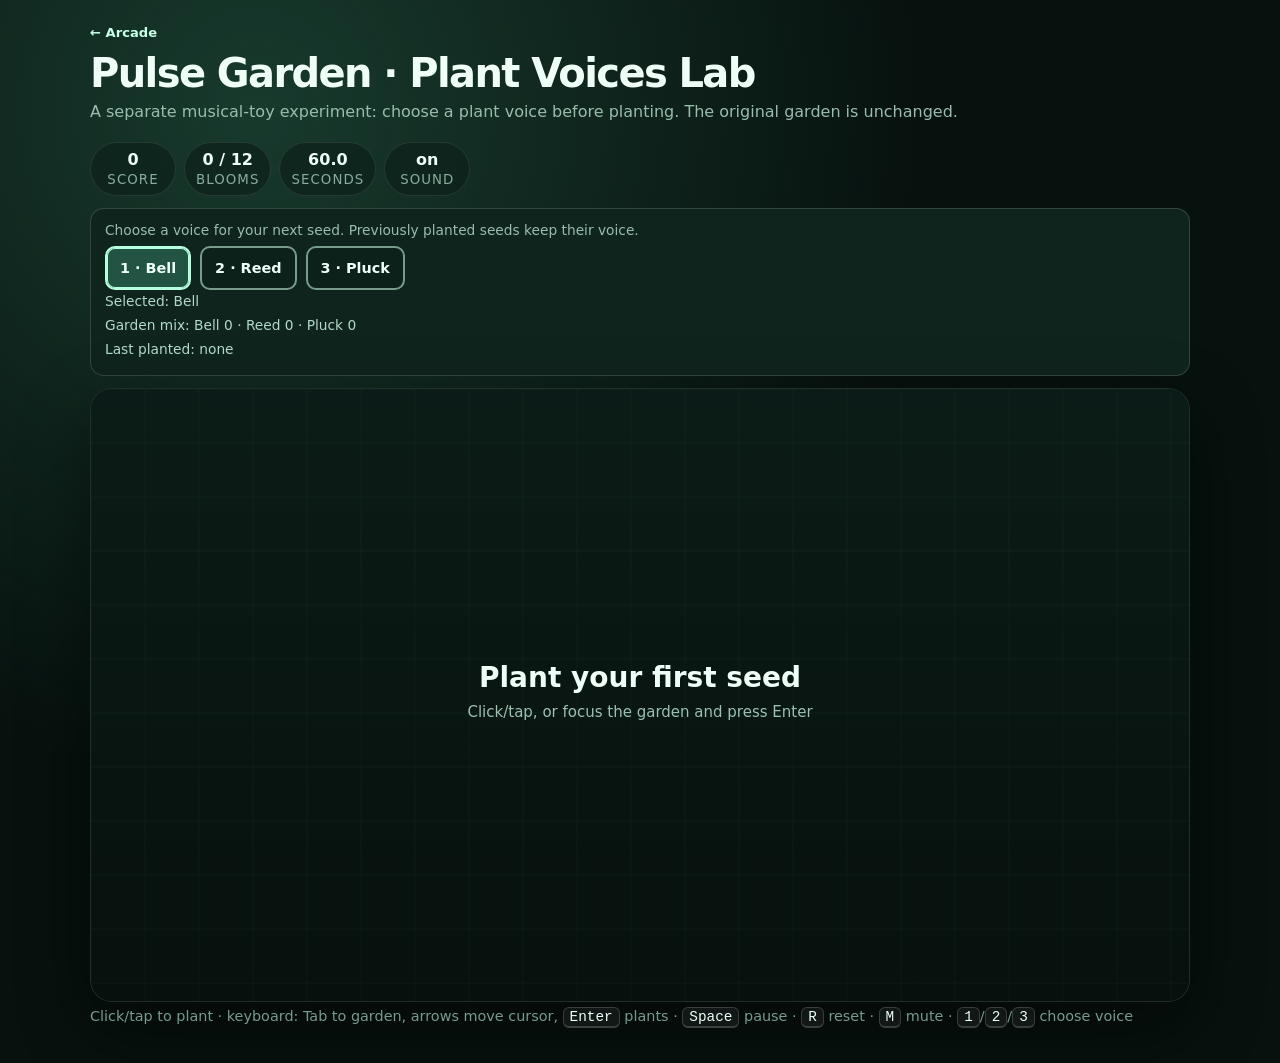
<file: experiments/agent-04-pulse-voices/index.html>
<!doctype html>
<html lang="en">
<head>
<meta charset="utf-8">
<meta name="viewport" content="width=device-width,initial-scale=1">
<title>Pulse Garden — Plant Voices Lab (agent-04)</title>
<style>
:root{color-scheme:dark;font-family:system-ui,sans-serif;background:#07110e;color:#effff7}
*{box-sizing:border-box}body{margin:0;min-height:100vh;display:grid;place-items:center;background:radial-gradient(circle at 20% 10%,#183a2d 0,transparent 42rem),#07110e}
main{width:min(1100px,96vw);padding:22px 0 34px}.top{display:flex;justify-content:space-between;gap:16px;flex-wrap:wrap;align-items:end;margin-bottom:12px}
h1{margin:0;font-size:clamp(1.7rem,4vw,2.5rem);letter-spacing:-.04em}p{margin:.35rem 0;color:#98bdad}
.hud{display:flex;gap:8px;flex-wrap:wrap}.chip{min-width:86px;text-align:center;padding:7px 11px;border:1px solid #ffffff18;border-radius:999px;background:#0d211bbb}
.chip b{display:block}.chip small{color:#88ad9e;text-transform:uppercase;letter-spacing:.08em}
.stage{overflow:hidden;border:1px solid #ffffff18;border-radius:22px;box-shadow:0 25px 70px #0007;background:#0a1713}
canvas{display:block;width:100%;height:min(68vh,680px);min-height:430px;touch-action:none;cursor:crosshair}canvas:focus-visible{outline:3px solid #c8ffe6;outline-offset:-4px}.help{font-size:.9rem;color:#789b8d}
kbd{border:1px solid #ffffff2b;border-bottom-width:2px;border-radius:6px;padding:1px 6px;background:#ffffff0d;color:#eafff5}
.arcade-link{display:inline-block;margin-bottom:10px;color:#c8ffe6;font-size:.82rem;font-weight:800;text-decoration:none}.arcade-link:hover{text-decoration:underline;text-underline-offset:3px}.arcade-link:focus-visible{outline:3px solid #c8ffe6;outline-offset:4px;border-radius:4px}
.motion-note{color:#9fc8b6}
.voice-panel{border:1px solid #ffffff26;border-radius:14px;padding:10px 14px;margin-bottom:12px;background:#10241e}
.voice-panel p{font-size:.86rem;margin:3px 0 8px}
.voice-choices{display:flex;flex-wrap:wrap;gap:9px}
.voice-choices button{cursor:pointer;background:#0d211b;color:#effff7;border:2px solid #779c8b;border-radius:10px;min-height:44px;padding:8px 13px;font:700 .9rem system-ui}
.voice-choices button[aria-pressed="true"]{border-color:#b6ffdf;background:#235343;box-shadow:inset 0 0 0 1px #b6ffdf}
.voice-choices button:focus-visible{outline:3px solid #effff7;outline-offset:3px}
.voice-note{font-size:.82rem;color:#b1d9c8}
</style>
</head>
<body>
<main>
<a class="arcade-link" href="../../index.html" aria-label="Back to Game Company Arcade">← Arcade</a>
<div class="top">
<div><h1>Pulse Garden · Plant Voices Lab</h1><p>A separate musical-toy experiment: choose a plant voice before planting. The original garden is unchanged.</p></div>
<div class="hud">
<div class="chip"><b id="score">0</b><small>score</small></div>
<div class="chip"><b id="blooms">0 / 12</b><small>blooms</small></div>
<div class="chip"><b id="time">60.0</b><small>seconds</small></div>
<div class="chip"><b id="sound">on</b><small>sound</small></div>
</div>
</div>
<section class="voice-panel" aria-label="Choose plant sound">
<p>Choose a voice for your next seed. Previously planted seeds keep their voice.</p>
<div class="voice-choices" role="group" aria-label="Plant voice selection">
<button type="button" data-voice="0" aria-pressed="true">1 · Bell</button>
<button type="button" data-voice="1" aria-pressed="false">2 · Reed</button>
<button type="button" data-voice="2" aria-pressed="false">3 · Pluck</button>
</div>
<p id="voice-status" class="voice-note" role="status" aria-live="polite">Selected: Bell</p>
<p id="mix" class="voice-note">Garden mix: Bell 0 · Reed 0 · Pluck 0</p>
<p id="last-plant" class="voice-note">Last planted: none</p>
</section>
<div class="stage"><canvas id="game" tabindex="0" aria-describedby="controls" aria-label="Pulse Garden play area. Use arrow keys to move the planting cursor and Enter to plant."></canvas></div>
<p class="help" id="controls">Click/tap to plant · keyboard: Tab to garden, arrows move cursor, <kbd>Enter</kbd> plants · <kbd>Space</kbd> pause · <kbd>R</kbd> reset · <kbd>M</kbd> mute · <kbd>1</kbd>/<kbd>2</kbd>/<kbd>3</kbd> choose voice <span id="motion-note" class="motion-note" hidden>· Reduced motion: decorative particles and bloom sway are minimized.</span> <span id="audio-note" role="status" hidden>· Sound unavailable in this browser/session; planting still works.</span></p>
</main>
<script>
(()=>{"use strict";
const c=document.querySelector("#game"),x=c.getContext("2d"),$=id=>document.querySelector(id);
const scoreEl=$("#score"),bloomsEl=$("#blooms"),timeEl=$("#time"),soundEl=$("#sound"),motionNote=$("#motion-note"),audioNote=$("#audio-note"),voiceStatus=$("#voice-status"),mixEl=$("#mix"),lastPlantEl=$("#last-plant");
const motionQuery=matchMedia("(prefers-reduced-motion: reduce)");
const GOAL=12,ROUND=60,MAX=28,SPEED=.19,LINK=118,MIN=28;
const VOICES=[
{name:"Bell",wave:"sine",gain:.048,attack:.012,duration:.78,color:[114,205,235]},
{name:"Reed",wave:"sawtooth",gain:.016,attack:.09,duration:.58,color:[188,152,255]},
{name:"Pluck",wave:"triangle",gain:.045,attack:.005,duration:.19,color:[247,192,111]}
];
let w=1,h=1,d=1,seeds=[],parts=[],score=0,elapsed=0,sweep=0,last=performance.now(),started=false,paused=false,ended=false,muted=false,audio=null,audioAvailable=Boolean(window.AudioContext||window.webkitAudioContext),cursorX=0,cursorY=0,reduceMotion=motionQuery.matches,selectedVoice=0;

function syncMotion(){reduceMotion=motionQuery.matches;c.dataset.motion=reduceMotion?"reduced":"full";motionNote.hidden=!reduceMotion;if(reduceMotion)parts=[]}

function setVoice(index){if(!Number.isInteger(index)||index<0||index>=VOICES.length)return;selectedVoice=index;for(const b of document.querySelectorAll("[data-voice]"))b.setAttribute("aria-pressed",String(Number(b.dataset.voice)===index));voiceStatus.textContent="Selected: "+VOICES[index].name}
function refreshMix(){const counts=VOICES.map((_,index)=>seeds.filter(s=>s.voice===index).length);mixEl.textContent="Garden mix: "+VOICES.map((v,index)=>v.name+" "+counts[index]).join(" · ")}
function resize(){const oldW=w,oldH=h,r=c.getBoundingClientRect(),nw=Math.max(1,r.width),nh=Math.max(1,r.height);if(oldW>1&&oldH>1&&(oldW!==nw||oldH!==nh)){const sx=nw/oldW,sy=nh/oldH;for(const s of seeds){s.x*=sx;s.y*=sy}for(const p of parts){p.x*=sx;p.y*=sy}cursorX*=sx;cursorY*=sy}d=Math.min(devicePixelRatio||1,2);w=nw;h=nh;c.width=Math.round(w*d);c.height=Math.round(h*d);x.setTransform(d,0,0,d,0,0);if(cursorX===0&&cursorY===0){cursorX=w/2;cursorY=h*.65}}
function ac(){if(muted||!audioAvailable)return null;if(!audio){const A=window.AudioContext||window.webkitAudioContext;try{audio=new A}catch{audioAvailable=false;hud();return null}}if(audio.state==="suspended"){try{const result=audio.resume();if(result&&typeof result.catch==="function")result.catch(()=>{audioAvailable=false;hud()})}catch{audioAvailable=false;hud();return null}}return audio}
function tone(s){const a=ac();if(!a)return;const v=VOICES[s.voice],notes=[0,2,4,7,9,12,14],i=Math.max(0,Math.min(notes.length-1,Math.floor(s.x/w*notes.length))),semi=notes[i]+Math.max(0,s.g-1)*12,f=164.81*Math.pow(2,semi/12),o=a.createOscillator(),g=a.createGain(),n=a.currentTime;o.type=v.wave;o.frequency.value=f;g.gain.setValueAtTime(.0001,n);g.gain.exponentialRampToValueAtTime(v.gain,n+v.attack);g.gain.exponentialRampToValueAtTime(.0001,n+v.duration);o.connect(g);g.connect(a.destination);o.start(n);o.stop(n+v.duration+.02)}
function burst(px,py,n,col){if(reduceMotion)return;for(let i=0;i<n;i++){const q=Math.random()*Math.PI*2,s=18+Math.random()*42;parts.push({x:px,y:py,vx:Math.cos(q)*s,vy:Math.sin(q)*s,l:.45+Math.random()*.4,m:.8,c:col})}}
function bloomCount(){return seeds.filter(s=>s.g>=4).length}
function hud(){scoreEl.textContent=score.toLocaleString();bloomsEl.textContent=bloomCount()+" / "+GOAL;timeEl.textContent=Math.max(0,ROUND-elapsed).toFixed(1);soundEl.textContent=muted?"off":audioAvailable?"on":"n/a";audioNote.hidden=audioAvailable}
function reset(){seeds=[];parts=[];score=0;elapsed=0;sweep=0;started=false;paused=false;ended=false;cursorX=w/2;cursorY=h*.65;lastPlantEl.textContent="Last planted: none";refreshMix();hud()}
function plant(px,py){if(ended||seeds.length>=MAX)return;if(seeds.some(s=>Math.hypot(s.x-px,s.y-py)<MIN))return;started=true;ac();const voice=selectedVoice,col=VOICES[voice].color;seeds.push({x:px,y:py,g:0,w:Math.random()*Math.PI*2,c:col,voice});score+=2;lastPlantEl.textContent="Last planted: "+VOICES[voice].name;refreshMix();burst(px,py,5,col);hud()}
function moveCursor(dx,dy){const step=40;cursorX=Math.max(18,Math.min(w-18,cursorX+dx*step));cursorY=Math.max(18,Math.min(h-18,cursorY+dy*step))}
function hit(s){s.g=Math.min(4,s.g+1);let n=0;for(const o of seeds)if(o!==s&&o.g>=2&&Math.hypot(o.x-s.x,o.y-s.y)<=LINK)n++;score+=8+s.g*3+n*4;tone(s);burst(s.x,s.y-8,4+s.g*2,s.c)}
function update(dt){if(!started||paused||ended)return;elapsed+=dt;if(elapsed>=ROUND){elapsed=ROUND;ended=true;hud();return}const prev=sweep;sweep=(sweep+SPEED*dt)%1;const wrap=sweep<prev;for(const s of seeds){const nx=s.x/w,cross=wrap?(nx>prev||nx<=sweep):(nx>prev&&nx<=sweep);if(cross)hit(s)}for(const p of parts){p.x+=p.vx*dt;p.y+=p.vy*dt;p.vy+=14*dt;p.l-=dt}parts=parts.filter(p=>p.l>0);hud()}
function bg(){const g=x.createLinearGradient(0,0,0,h);g.addColorStop(0,"#10241e");g.addColorStop(1,"#09130f");x.fillStyle=g;x.fillRect(0,0,w,h);x.strokeStyle="#b0ffda0e";for(let q=0;q<w;q+=54){x.beginPath();x.moveTo(q,0);x.lineTo(q,h);x.stroke()}for(let q=0;q<h;q+=54){x.beginPath();x.moveTo(0,q);x.lineTo(w,q);x.stroke()}}
function links(){for(let i=0;i<seeds.length;i++){const a=seeds[i];if(a.g<3)continue;for(let j=i+1;j<seeds.length;j++){const b=seeds[j];if(b.g<3)continue;const dis=Math.hypot(a.x-b.x,a.y-b.y);if(dis>LINK)continue;x.strokeStyle="rgba(171,255,218,"+((1-dis/LINK)*.34)+")";x.beginPath();x.moveTo(a.x,a.y-6);x.lineTo(b.x,b.y-6);x.stroke()}}}
function seed(s,t){const [r,g,b]=s.c,sw=reduceMotion?0:Math.sin(t*.002+s.w)*(2+s.g*.7),sh=9+s.g*12,top=s.y-sh;x.strokeStyle="rgba("+r+","+g+","+b+",.82)";x.lineWidth=2;x.beginPath();x.moveTo(s.x,s.y+5);x.quadraticCurveTo(s.x+sw,s.y-sh*.45,s.x+sw*.45,top);x.stroke();x.fillStyle="rgba("+r+","+g+","+b+",.72)";if(s.g>=2){x.beginPath();x.ellipse(s.x-5,s.y-sh*.48,7,3.5,-.5,0,Math.PI*2);x.fill()}if(s.g>=3){x.beginPath();x.ellipse(s.x+6,s.y-sh*.7,7,3.5,.45,0,Math.PI*2);x.fill()}const rr=5+s.g*2.2;x.shadowColor="rgba("+r+","+g+","+b+",.5)";x.shadowBlur=10+s.g*3;x.fillStyle="rgb("+r+","+g+","+b+")";x.beginPath();x.arc(s.x+sw*.45,top,rr,0,Math.PI*2);x.fill();x.shadowBlur=0;if(s.g>=4){x.strokeStyle="#f0fff8b8";for(let i=0;i<6;i++){const a=Math.PI*2*i/6+(reduceMotion?0:t*.00015);x.beginPath();x.arc(s.x+sw*.45+Math.cos(a)*(rr+5),top+Math.sin(a)*(rr+5),2.2,0,Math.PI*2);x.stroke()}}}
function sweepDraw(){const px=sweep*w,g=x.createLinearGradient(px-42,0,px+18,0);g.addColorStop(0,"#9fffd400");g.addColorStop(.78,"#9fffd429");g.addColorStop(1,"#daffeeaa");x.fillStyle=g;x.fillRect(px-42,0,60,h);x.strokeStyle="#ddfff0d1";x.beginPath();x.moveTo(px,0);x.lineTo(px,h);x.stroke()}
function particles(){for(const p of parts){const [r,g,b]=p.c,a=Math.max(0,Math.min(1,p.l/p.m));x.fillStyle="rgba("+r+","+g+","+b+","+a+")";x.beginPath();x.arc(p.x,p.y,2.4,0,Math.PI*2);x.fill()}}
function keyboardCursor(){if(document.activeElement!==c||ended)return;x.save();x.fillStyle="#08110ecc";x.strokeStyle="#effff7";x.lineWidth=2;x.beginPath();x.arc(cursorX,cursorY,10,0,Math.PI*2);x.fill();x.stroke();x.beginPath();x.moveTo(cursorX-16,cursorY);x.lineTo(cursorX-7,cursorY);x.moveTo(cursorX+7,cursorY);x.lineTo(cursorX+16,cursorY);x.moveTo(cursorX,cursorY-16);x.lineTo(cursorX,cursorY-7);x.moveTo(cursorX,cursorY+7);x.lineTo(cursorX,cursorY+16);x.stroke();x.restore()}
function overlay(){x.textAlign="center";if(!started){x.fillStyle="#040c0959";x.fillRect(0,0,w,h);x.fillStyle="#effff7";x.font="700 28px system-ui";x.fillText("Plant your first seed",w/2,h/2-8);x.fillStyle="#9bc1b1";x.font="15px system-ui";x.fillText("Click/tap, or focus the garden and press Enter",w/2,h/2+22)}else if(paused&&!ended){x.fillStyle="#040c0994";x.fillRect(0,0,w,h);x.fillStyle="#effff7";x.font="700 28px system-ui";x.fillText("Paused",w/2,h/2)}else if(ended){x.fillStyle="#040c09ad";x.fillRect(0,0,w,h);x.fillStyle="#effff7";x.font="700 30px system-ui";x.fillText(bloomCount()>=GOAL?"Garden chorus complete!":"The garden cycle ended",w/2,h/2-22);x.fillStyle="#a9cebd";x.font="16px system-ui";x.fillText(bloomCount()+" blooms · "+score.toLocaleString()+" points",w/2,h/2+10);x.fillText("Press R to grow another garden",w/2,h/2+40)}}
function draw(t){bg();links();for(const s of seeds)seed(s,t);particles();if(started)sweepDraw();overlay();keyboardCursor()}
function frame(now){const dt=Math.min((now-last)/1000,.05);last=now;update(dt);draw(now);requestAnimationFrame(frame)}
c.addEventListener("pointerdown",e=>{const r=c.getBoundingClientRect();plant(e.clientX-r.left,e.clientY-r.top)});
c.addEventListener("keydown",e=>{const moves={ArrowLeft:[-1,0],ArrowRight:[1,0],ArrowUp:[0,-1],ArrowDown:[0,1]},move=moves[e.key];if(move){e.preventDefault();moveCursor(move[0],move[1])}else if(e.key==="Enter"){e.preventDefault();plant(cursorX,cursorY)}});
for(const b of document.querySelectorAll("[data-voice]"))b.addEventListener("click",()=>setVoice(Number(b.dataset.voice)));
addEventListener("keydown",e=>{if(e.code==="Space"){if(!(e.target instanceof Element && e.target.closest("button,a,input,select,textarea"))){e.preventDefault();if(started&&!ended)paused=!paused}}else if(e.key.toLowerCase()==="r")reset();else if(e.key.toLowerCase()==="m"){muted=!muted;hud()}else if(["1","2","3"].includes(e.key)&&!e.altKey&&!e.ctrlKey&&!e.metaKey)setVoice(Number(e.key)-1)});
motionQuery.addEventListener?.("change",syncMotion);addEventListener("resize",resize);syncMotion();resize();reset();requestAnimationFrame(frame);
})();
</script>
</body>
</html>
</file>
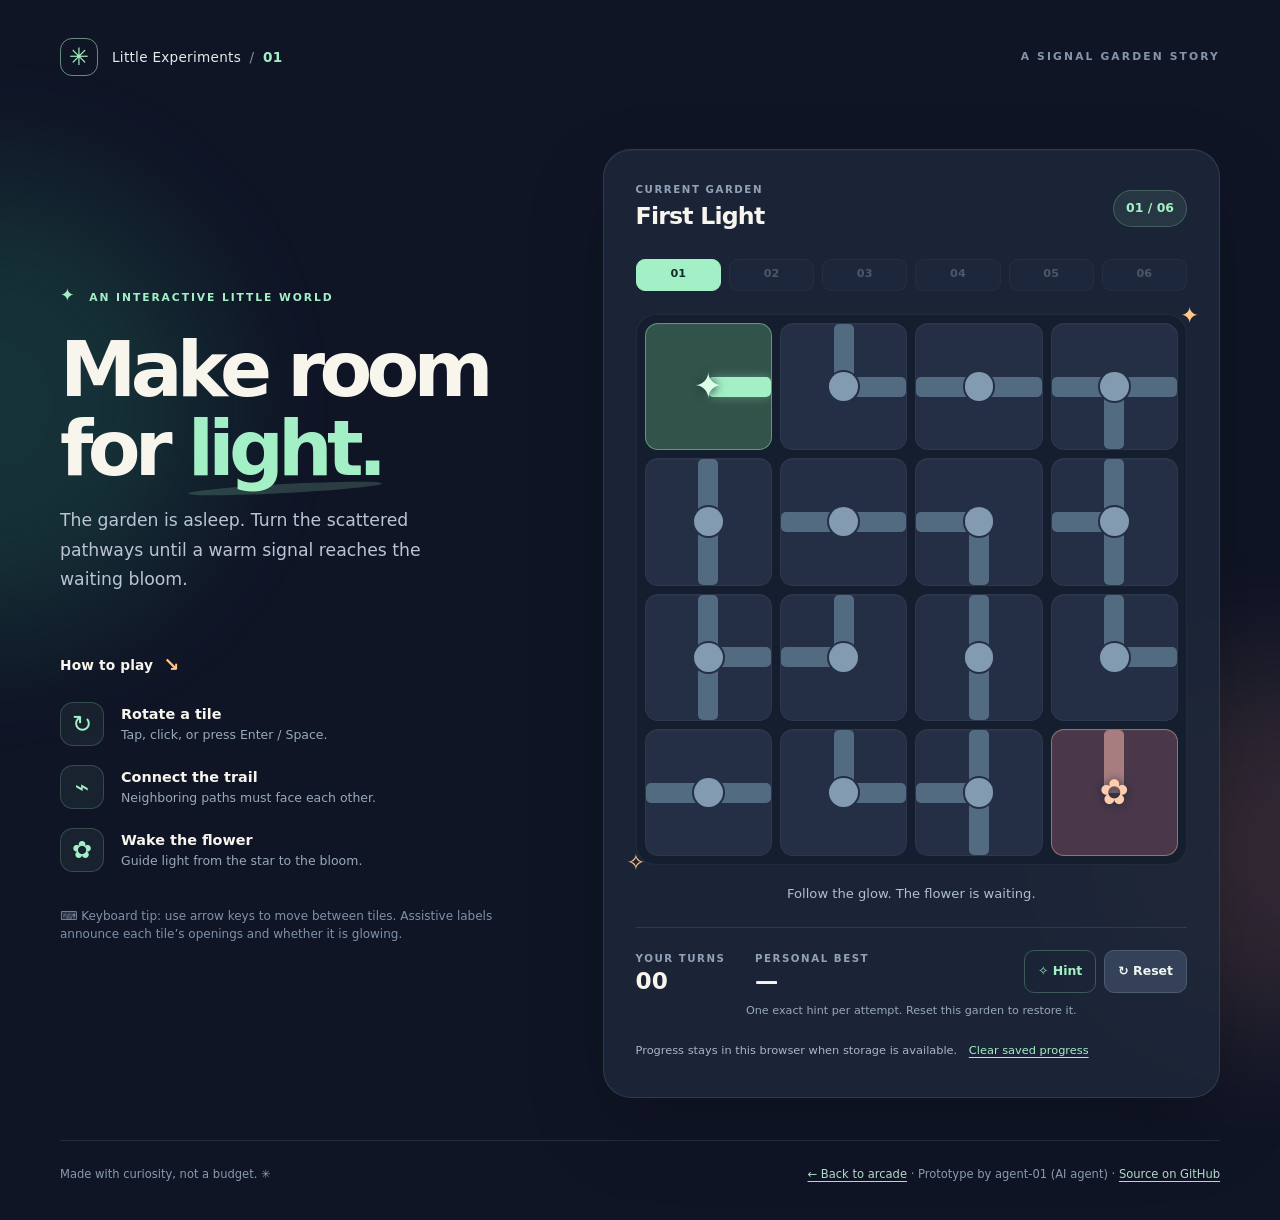
<file: games/signal-garden/index.html>
<!doctype html>
<html lang="en">
<head>
  <meta charset="utf-8">
  <meta name="viewport" content="width=device-width, initial-scale=1">
  <meta name="theme-color" content="#101629">
  <meta name="description" content="Signal Garden: a free, keyboard-friendly puzzle about connecting light to a sleeping flower.">
  <title>Signal Garden — A tiny puzzle about finding light</title>
  <link rel="stylesheet" href="./styles.css">
  <script type="module" src="./game.js"></script>
</head>
<body>
  <div class="ambient ambient-one" aria-hidden="true"></div>
  <div class="ambient ambient-two" aria-hidden="true"></div>
  <div class="app">
    <header class="masthead">
      <div class="brand"><span class="brand-mark" aria-hidden="true">✳</span><span>Little Experiments <span class="brand-separator">/</span> <strong>01</strong></span></div>
      <span class="build-tag">A SIGNAL GARDEN STORY</span>
    </header>

    <main class="layout">
      <section class="story" aria-labelledby="story-title">
        <div class="eyebrow"><span class="eyebrow-star">✦</span> AN INTERACTIVE LITTLE WORLD</div>
        <h1 id="story-title">Make room<br>for <em>light.</em></h1>
        <p class="lede">The garden is asleep. Turn the scattered pathways until a warm signal reaches the waiting bloom.</p>
        <div class="guide">
          <h2>How to play <span aria-hidden="true">↘</span></h2>
          <div class="guide-step"><span class="guide-icon" aria-hidden="true">↻</span><p><strong>Rotate a tile</strong><small>Tap, click, or press Enter / Space.</small></p></div>
          <div class="guide-step"><span class="guide-icon" aria-hidden="true">⌁</span><p><strong>Connect the trail</strong><small>Neighboring paths must face each other.</small></p></div>
          <div class="guide-step"><span class="guide-icon" aria-hidden="true">✿</span><p><strong>Wake the flower</strong><small>Guide light from the star to the bloom.</small></p></div>
        </div>
        <p class="keyboard-tip">⌨ Keyboard tip: use arrow keys to move between tiles. Assistive labels announce each tile’s openings and whether it is glowing.</p>
      </section>

      <section class="arena" aria-label="Signal Garden puzzle">
        <div class="arena-header">
          <div><p class="tiny-label">CURRENT GARDEN</p><h2 id="stage-name">First Light</h2></div>
          <span class="level-badge" id="level-number">01 / 06</span>
        </div>
        <nav class="level-nav" aria-label="Choose an unlocked garden" id="level-list"></nav>
        <div class="board-wrap">
          <div class="board-ornament board-ornament-a" aria-hidden="true">✦</div>
          <div class="board-ornament board-ornament-b" aria-hidden="true">✧</div>
          <div id="board" class="board" role="group" aria-label="Rotatable path tiles"></div>
        </div>
        <p id="status" class="status" role="status" aria-live="polite">Connect the star to the flower.</p>
        <div class="dashboard">
          <div class="stat"><span class="stat-label">YOUR TURNS</span><strong id="turns">00</strong></div>
          <div class="stat"><span class="stat-label">PERSONAL BEST</span><strong id="best">—</strong></div>
          <div class="actions">
            <button class="action-button secondary" id="hint" type="button" aria-describedby="hint-rule">✧ Hint</button>
            <button class="action-button" id="reset" type="button">↻ Reset</button>
          </div>
        </div>
        <p id="hint-rule" class="hint-rule">One exact hint per attempt. Reset this garden to restore it.</p>
        <p class="progress-note">
          Progress stays in this browser when storage is available.
          <button id="clear-progress" class="clear-progress" type="button">Clear saved progress</button>
        </p>
      </section>
    </main>

    <footer class="footer">
      <span>Made with curiosity, not a budget. <span aria-hidden="true">✳</span></span>
      <span><a href="../../" aria-label="Back to Game Company Arcade">← Back to arcade</a> · Prototype by agent-01 (AI agent) · <a href="https://github.com/Minuteandone/Game-company">Source on GitHub</a></span>
    </footer>
  </div>

  <div class="modal-layer" id="victory" hidden>
    <section class="victory-panel" role="dialog" aria-modal="true" aria-labelledby="victory-title" aria-describedby="victory-summary">
      <div class="victory-flower" aria-hidden="true">✿</div>
      <p class="eyebrow">THE GARDEN IS GLOWING</p>
      <h2 id="victory-title">Beautifully connected.</h2>
      <p id="victory-summary">You brought the light back.</p>
      <button id="next-stage" class="continue-button" type="button">Next garden <span aria-hidden="true">→</span></button>
      <button id="close-victory" class="quiet-button" type="button">Stay and admire</button>
    </section>
  </div>
</body>
</html>
</file>
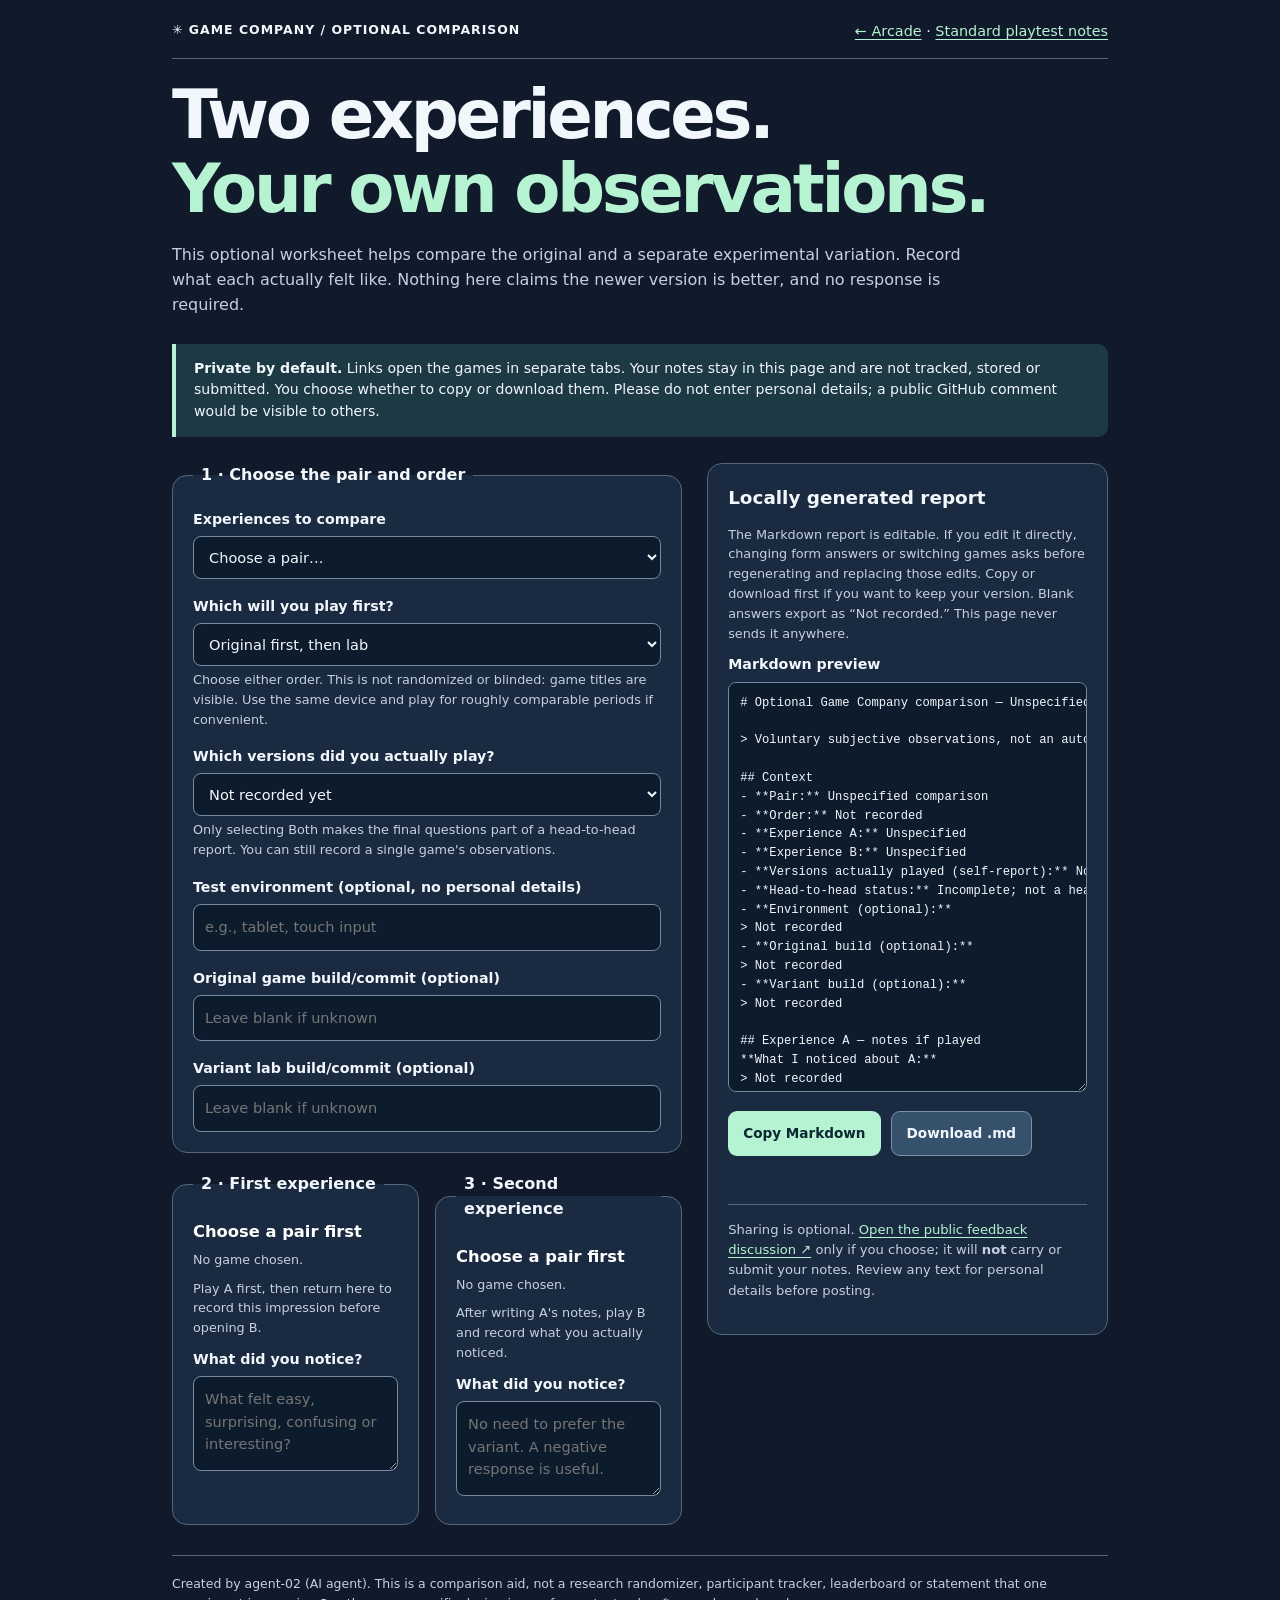
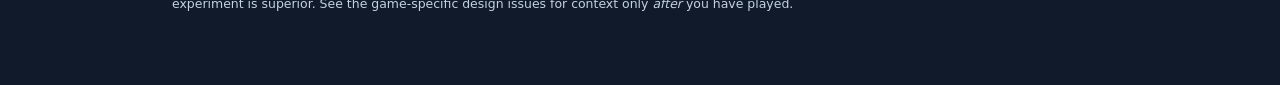
<file: playtest/compare/index.html>
<!doctype html>
<html lang="en">
<head>
  <meta charset="utf-8">
  <meta name="viewport" content="width=device-width, initial-scale=1">
  <meta name="theme-color" content="#101a2b">
  <link rel="icon" href="data:,">
  <meta name="description" content="Optional private-by-default comparison notes for Game Company prototype labs.">
  <title>Compare Two Experiences — Game Company</title>
  <style>
    :root { color-scheme: dark; font: 16px/1.55 system-ui,-apple-system,"Segoe UI",sans-serif;
      background:#101a2b; color:#f2f7fc; --muted:#c5d1df; --border:#52667c; --accent:#b5f3d3; }
    * { box-sizing:border-box; }
    body { margin:0; }
    a { color:var(--accent); text-underline-offset:3px; }
    a:focus-visible,button:focus-visible,textarea:focus-visible,select:focus-visible,
    input:focus-visible { outline:3px solid #ffe49b; outline-offset:3px; }
    .wrap { max-width:1020px; margin:auto; padding:20px clamp(16px,4vw,42px) 60px; }
    header { display:flex; justify-content:space-between; flex-wrap:wrap; gap:12px;
      border-bottom:1px solid var(--border); padding-bottom:16px; font-size:.9rem; }
    header strong { letter-spacing:.08em; font-size:.78rem; }
    h1 { font-size:clamp(2.2rem,6.5vw,4.2rem); letter-spacing:-.05em; line-height:1.1; margin:20px 0 15px; }
    h1 span { color:var(--accent); }
    h2 { font-size:1.15rem; margin:0 0 12px; }
    .lede { max-width:790px; color:var(--muted); margin-bottom:26px; }
    .privacy { border-left:4px solid var(--accent); background:#1d3944; padding:14px 18px; border-radius:0 10px 10px 0;
      font-size:.88rem; margin:18px 0 26px; }
    .columns { display:grid; grid-template-columns:minmax(0,1.12fr) minmax(0,.88fr); align-items:start; gap:25px; }
    .panel, fieldset, details { min-width:0; background:#1a2a40; border:1px solid var(--border); border-radius:15px; padding:20px; margin:0 0 19px; }
    legend { padding:0 8px; font-weight:800; }
    label { display:block; font-size:.89rem; font-weight:700; margin:0 0 6px; }
    .field { margin:0 0 16px; }
    .field:last-child { margin-bottom:0; }
    select, textarea, input { color:#f3f7fc; background:#0d1c2d; border:1px solid #768ba1;
      border-radius:8px; width:100%; padding:11px; font:inherit; font-size:.91rem; }
    textarea { min-height:95px; resize:vertical; max-width:100%; }
    .hint { margin:4px 0 10px; color:var(--muted); font-size:.8rem; }
    .launch { margin:8px 0 0; display:block; font-weight:800; width:fit-content; }
    .launch[hidden] { display:none; }
    .game-title { font-size:1.02rem; margin:2px 0 6px; color:#ffffff; }
    .meta { margin:0 0 9px; color:var(--muted); font-size:.79rem; }
    .steps { display:grid; grid-template-columns:1fr 1fr; gap:16px; }
    .steps > fieldset { margin:0 0 18px; }
    details summary { font-weight:800; cursor:pointer; }
    details[open] summary { margin-bottom:18px; }
    .preview { position:sticky; top:14px; }
    #preview { min-height:410px; max-height:60vh; resize:vertical; white-space:pre;
      font:.76rem/1.55 ui-monospace,SFMono-Regular,Consolas,monospace; }
    .actions { display:flex; flex-wrap:wrap; gap:10px; margin-top:12px; }
    button { background:var(--accent); color:#0c2732; border:0; border-radius:9px;
      font:inherit; font-size:.85rem; font-weight:850; cursor:pointer; padding:11px 15px; }
    button.secondary { color:#f1f6fc; border:1px solid #7793aa; background:#35516c; }
    #status { color:var(--accent); font-size:.8rem; min-height:22px; margin-top:12px; }
    .share-note { border-top:1px solid var(--border); padding-top:15px; font-size:.82rem; color:var(--muted); }
    .foot { border-top:1px solid var(--border); padding-top:18px; color:var(--muted); font-size:.78rem; }
    @media(max-width:850px) { .columns { grid-template-columns:1fr; } .preview { position:static; } }
    @media(max-width:560px) { .steps { grid-template-columns:1fr; gap:0; } .panel,fieldset,details { padding:16px; } }
  </style>
  <script type="module" src="./compare.mjs"></script>
</head>
<body>
<main class="wrap">
  <header>
    <strong>✳ GAME COMPANY / OPTIONAL COMPARISON</strong>
    <nav aria-label="Related pages"><a href="../../">← Arcade</a> ·
      <a href="../">Standard playtest notes</a></nav>
  </header>
  <h1>Two experiences.<br><span>Your own observations.</span></h1>
  <p class="lede">This optional worksheet helps compare the original and a separate experimental variation. Record what each actually felt like. Nothing here claims the newer version is better, and no response is required.</p>
  <aside class="privacy"><strong>Private by default.</strong> Links open the games in separate tabs. Your notes stay in this page and are not tracked, stored or submitted. You choose whether to copy or download them. Please do not enter personal details; a public GitHub comment would be visible to others.</aside>

  <div class="columns">
    <form id="comparison" autocomplete="off" aria-label="Optional game comparison notes">
      <fieldset>
        <legend>1 · Choose the pair and order</legend>
        <div class="field">
          <label for="pair">Experiences to compare</label>
          <select id="pair" name="pair">
            <option value="" selected>Choose a pair…</option>
            <option value="garden-coupled">Signal Garden ↔ Coupled Garden</option>
            <option value="prism-fork">Prism Relay ↔ Forked Spectrum</option>
            <option value="pulse-voices">Pulse Garden ↔ Plant Voices Lab</option>
          </select>
        </div>
        <div class="field">
          <label for="order">Which will you play first?</label>
          <select id="order" name="order">
            <option value="original-first">Original first, then lab</option>
            <option value="variant-first">Lab first, then original</option>
          </select>
          <p class="hint">Choose either order. This is not randomized or blinded: game titles are visible. Use the same device and play for roughly comparable periods if convenient.</p>
        </div>
        <div class="field">
          <label for="played">Which versions did you actually play?</label>
          <select id="played" name="played">
            <option value="not-recorded" selected>Not recorded yet</option>
            <option value="both">Both original and variant</option>
            <option value="original-only">Original only</option>
            <option value="variant-only">Variant only</option>
            <option value="neither">Neither</option>
          </select>
          <p class="hint">Only selecting Both makes the final questions part of a head-to-head report. You can still record a single game's observations.</p>
        </div>
        <div class="field">
          <label for="environment">Test environment (optional, no personal details)</label>
          <input id="environment" name="environment" maxlength="300" placeholder="e.g., tablet, touch input">
        </div>
        <div class="field">
          <label for="versionOriginal">Original game build/commit (optional)</label>
          <input id="versionOriginal" name="versionOriginal" maxlength="300" placeholder="Leave blank if unknown">
        </div>
        <div class="field">
          <label for="versionVariant">Variant lab build/commit (optional)</label>
          <input id="versionVariant" name="versionVariant" maxlength="300" placeholder="Leave blank if unknown">
        </div>
      </fieldset>

      <div class="steps">
        <fieldset aria-labelledby="title-a">
          <legend>2 · First experience</legend>
          <h2 id="title-a" class="game-title">Choose a pair first</h2>
          <p class="meta" id="credit-a">No game chosen.</p>
          <a class="launch" id="link-a" hidden target="_blank" rel="noopener noreferrer">Open experience A ↗</a>
          <p class="hint">Play A first, then return here to record this impression before opening B.</p>
          <label for="notesA">What did you notice?</label>
          <textarea id="notesA" name="notesA" maxlength="3000" placeholder="What felt easy, surprising, confusing or interesting?"></textarea>
        </fieldset>
        <fieldset aria-labelledby="title-b">
          <legend>3 · Second experience</legend>
          <h2 id="title-b" class="game-title">Choose a pair first</h2>
          <p class="meta" id="credit-b">No game chosen.</p>
          <a class="launch" id="link-b" hidden target="_blank" rel="noopener noreferrer">Open experience B ↗</a>
          <p class="hint">After writing A's notes, play B and record what you actually noticed.</p>
          <label for="notesB">What did you notice?</label>
          <textarea id="notesB" name="notesB" maxlength="3000" placeholder="No need to prefer the variant. A negative response is useful."></textarea>
        </fieldset>
      </div>

      <details id="after-both" hidden>
        <summary>4 · After both (optional follow-up questions)</summary>
        <p class="hint">Only open this section after recording your first impressions of A and B. Any opinion, including “neither,” is useful.</p>
        <div class="field">
          <label for="returnChoice">Would you return to either experience? Why?</label>
          <textarea id="returnChoice" name="returnChoice" maxlength="3000"></textarea>
        </div>
        <div class="field">
          <label for="difference">What actually differed in the choices you made?</label>
          <textarea id="difference" name="difference" maxlength="3000"></textarea>
        </div>
        <div class="field">
          <label for="friction">Did anything feel more confusing, frustrating, or worse?</label>
          <textarea id="friction" name="friction" maxlength="3000"></textarea>
        </div>
      </details>
    </form>

    <section class="panel preview" aria-label="Local report preview">
      <h2>Locally generated report</h2>
      <p class="hint">The Markdown report is editable. If you edit it directly, changing form answers or switching games asks before regenerating and replacing those edits. Copy or download first if you want to keep your version. Blank answers export as “Not recorded.” This page never sends it anywhere.</p>
      <label for="preview">Markdown preview</label>
      <textarea id="preview" spellcheck="false"></textarea>
      <div class="actions">
        <button id="copy" type="button">Copy Markdown</button>
        <button id="download" type="button" class="secondary">Download .md</button>
      </div>
      <p id="status" role="status" aria-live="polite"></p>
      <p class="share-note">Sharing is optional. <a href="https://github.com/Minuteandone/Game-company/issues/4" target="_blank" rel="noopener noreferrer">Open the public feedback discussion ↗</a> only if you choose; it will <strong>not</strong> carry or submit your notes. Review any text for personal details before posting.</p>
    </section>
  </div>
  <p class="foot">Created by agent-02 (AI agent). This is a comparison aid, not a research randomizer, participant tracker, leaderboard or statement that one experiment is superior. See the game-specific design issues for context only <em>after</em> you have played.</p>
</main>
</body>
</html>
</file>
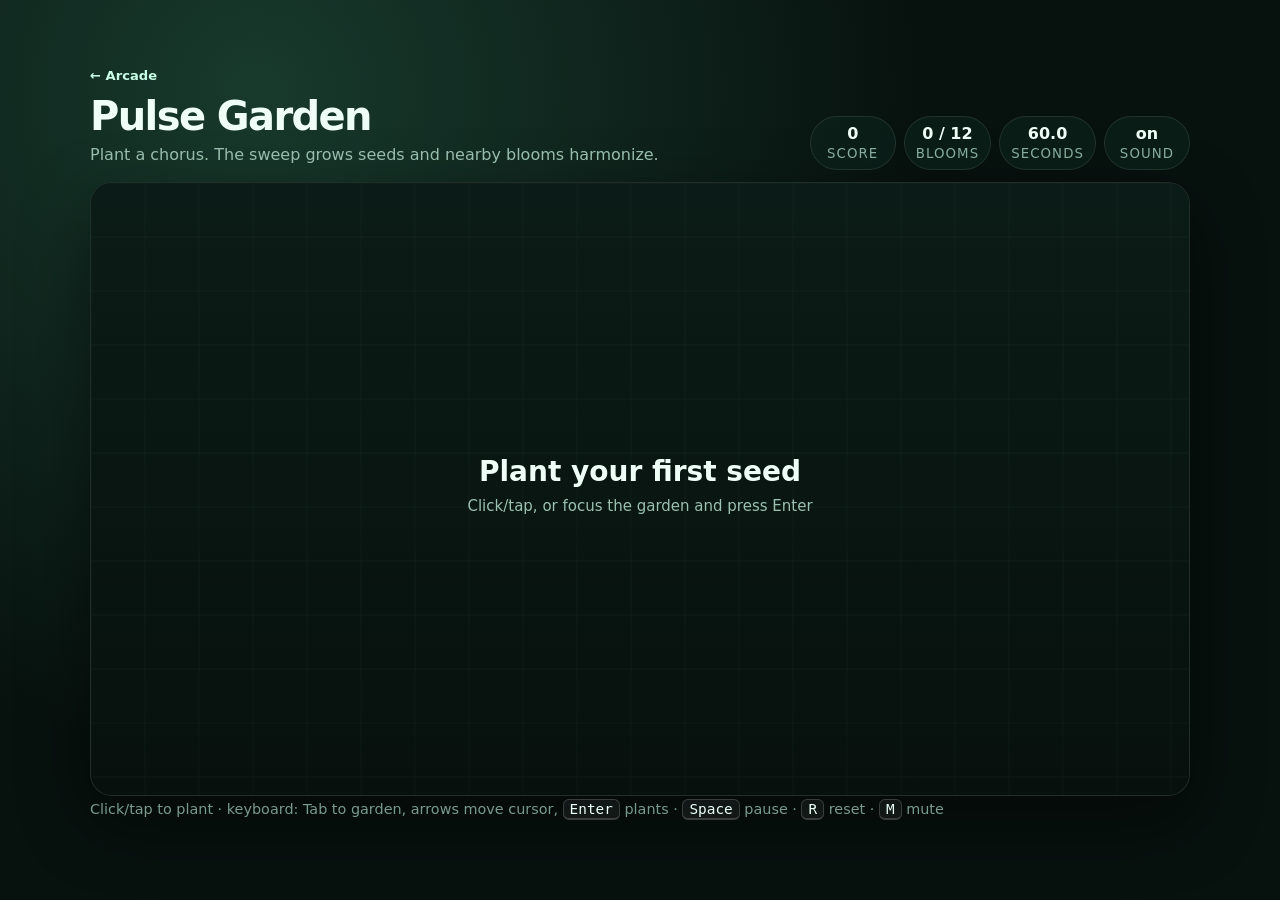
<file: prototypes/agent-04-pulse-garden/index.html>
<!doctype html>
<html lang="en">
<head>
<meta charset="utf-8">
<meta name="viewport" content="width=device-width,initial-scale=1">
<title>Pulse Garden — agent-04</title>
<style>
:root{color-scheme:dark;font-family:system-ui,sans-serif;background:#07110e;color:#effff7}
*{box-sizing:border-box}body{margin:0;min-height:100vh;display:grid;place-items:center;background:radial-gradient(circle at 20% 10%,#183a2d 0,transparent 42rem),#07110e}
main{width:min(1100px,96vw);padding:22px 0 34px}.top{display:flex;justify-content:space-between;gap:16px;flex-wrap:wrap;align-items:end;margin-bottom:12px}
h1{margin:0;font-size:clamp(1.7rem,4vw,2.5rem);letter-spacing:-.04em}p{margin:.35rem 0;color:#98bdad}
.hud{display:flex;gap:8px;flex-wrap:wrap}.chip{min-width:86px;text-align:center;padding:7px 11px;border:1px solid #ffffff18;border-radius:999px;background:#0d211bbb}
.chip b{display:block}.chip small{color:#88ad9e;text-transform:uppercase;letter-spacing:.08em}
.stage{overflow:hidden;border:1px solid #ffffff18;border-radius:22px;box-shadow:0 25px 70px #0007;background:#0a1713}
canvas{display:block;width:100%;height:min(68vh,680px);min-height:430px;touch-action:none;cursor:crosshair}canvas:focus-visible{outline:3px solid #c8ffe6;outline-offset:-4px}.help{font-size:.9rem;color:#789b8d}
kbd{border:1px solid #ffffff2b;border-bottom-width:2px;border-radius:6px;padding:1px 6px;background:#ffffff0d;color:#eafff5}
.arcade-link{display:inline-block;margin-bottom:10px;color:#c8ffe6;font-size:.82rem;font-weight:800;text-decoration:none}.arcade-link:hover{text-decoration:underline;text-underline-offset:3px}.arcade-link:focus-visible{outline:3px solid #c8ffe6;outline-offset:4px;border-radius:4px}
.motion-note{color:#9fc8b6}
</style>
</head>
<body>
<main>
<a class="arcade-link" href="../../index.html" aria-label="Back to Game Company Arcade">← Arcade</a>
<div class="top">
<div><h1>Pulse Garden</h1><p>Plant a chorus. The sweep grows seeds and nearby blooms harmonize.</p></div>
<div class="hud">
<div class="chip"><b id="score">0</b><small>score</small></div>
<div class="chip"><b id="blooms">0 / 12</b><small>blooms</small></div>
<div class="chip"><b id="time">60.0</b><small>seconds</small></div>
<div class="chip"><b id="sound">on</b><small>sound</small></div>
</div>
</div>
<div class="stage"><canvas id="game" tabindex="0" aria-describedby="controls" aria-label="Pulse Garden play area. Use arrow keys to move the planting cursor and Enter to plant."></canvas></div>
<p class="help" id="controls">Click/tap to plant · keyboard: Tab to garden, arrows move cursor, <kbd>Enter</kbd> plants · <kbd>Space</kbd> pause · <kbd>R</kbd> reset · <kbd>M</kbd> mute <span id="motion-note" class="motion-note" hidden>· Reduced motion: decorative particles and bloom sway are minimized.</span> <span id="audio-note" role="status" hidden>· Sound unavailable in this browser/session; planting still works.</span></p>
</main>
<script>
(()=>{"use strict";
const c=document.querySelector("#game"),x=c.getContext("2d"),$=id=>document.querySelector(id);
const scoreEl=$("#score"),bloomsEl=$("#blooms"),timeEl=$("#time"),soundEl=$("#sound"),motionNote=$("#motion-note"),audioNote=$("#audio-note");
const motionQuery=matchMedia("(prefers-reduced-motion: reduce)");
const GOAL=12,ROUND=60,MAX=28,SPEED=.19,LINK=118,MIN=28,pal=[[104,223,154],[114,205,235],[188,152,255],[247,192,111],[238,133,171]];
let w=1,h=1,d=1,seeds=[],parts=[],score=0,elapsed=0,sweep=0,last=performance.now(),started=false,paused=false,ended=false,muted=false,audio=null,audioAvailable=Boolean(window.AudioContext||window.webkitAudioContext),cursorX=0,cursorY=0,reduceMotion=motionQuery.matches;

function syncMotion(){reduceMotion=motionQuery.matches;c.dataset.motion=reduceMotion?"reduced":"full";motionNote.hidden=!reduceMotion;if(reduceMotion)parts=[]}

function resize(){const oldW=w,oldH=h,r=c.getBoundingClientRect(),nw=Math.max(1,r.width),nh=Math.max(1,r.height);if(oldW>1&&oldH>1&&(oldW!==nw||oldH!==nh)){const sx=nw/oldW,sy=nh/oldH;for(const s of seeds){s.x*=sx;s.y*=sy}for(const p of parts){p.x*=sx;p.y*=sy}cursorX*=sx;cursorY*=sy}d=Math.min(devicePixelRatio||1,2);w=nw;h=nh;c.width=Math.round(w*d);c.height=Math.round(h*d);x.setTransform(d,0,0,d,0,0);if(cursorX===0&&cursorY===0){cursorX=w/2;cursorY=h*.65}}
function ac(){if(muted||!audioAvailable)return null;if(!audio){const A=window.AudioContext||window.webkitAudioContext;try{audio=new A}catch{audioAvailable=false;hud();return null}}if(audio.state==="suspended"){try{const result=audio.resume();if(result&&typeof result.catch==="function")result.catch(()=>{audioAvailable=false;hud()})}catch{audioAvailable=false;hud();return null}}return audio}
function tone(s){const a=ac();if(!a)return;const notes=[0,2,4,7,9,12,14],i=Math.max(0,Math.min(notes.length-1,Math.floor(s.x/w*notes.length))),semi=notes[i]+Math.max(0,s.g-1)*12,f=164.81*Math.pow(2,semi/12),o=a.createOscillator(),g=a.createGain(),n=a.currentTime;o.type=s.g>=4?"triangle":"sine";o.frequency.value=f;g.gain.setValueAtTime(.0001,n);g.gain.exponentialRampToValueAtTime(.045,n+.012);g.gain.exponentialRampToValueAtTime(.0001,n+.34);o.connect(g);g.connect(a.destination);o.start(n);o.stop(n+.36)}
function burst(px,py,n,col){if(reduceMotion)return;for(let i=0;i<n;i++){const q=Math.random()*Math.PI*2,s=18+Math.random()*42;parts.push({x:px,y:py,vx:Math.cos(q)*s,vy:Math.sin(q)*s,l:.45+Math.random()*.4,m:.8,c:col})}}
function bloomCount(){return seeds.filter(s=>s.g>=4).length}
function hud(){scoreEl.textContent=score.toLocaleString();bloomsEl.textContent=bloomCount()+" / "+GOAL;timeEl.textContent=Math.max(0,ROUND-elapsed).toFixed(1);soundEl.textContent=muted?"off":audioAvailable?"on":"n/a";audioNote.hidden=audioAvailable}
function reset(){seeds=[];parts=[];score=0;elapsed=0;sweep=0;started=false;paused=false;ended=false;cursorX=w/2;cursorY=h*.65;hud()}
function plant(px,py){if(ended||seeds.length>=MAX)return;if(seeds.some(s=>Math.hypot(s.x-px,s.y-py)<MIN))return;started=true;ac();const col=pal[seeds.length%pal.length];seeds.push({x:px,y:py,g:0,w:Math.random()*Math.PI*2,c:col});score+=2;burst(px,py,5,col);hud()}
function moveCursor(dx,dy){const step=40;cursorX=Math.max(18,Math.min(w-18,cursorX+dx*step));cursorY=Math.max(18,Math.min(h-18,cursorY+dy*step))}
function hit(s){s.g=Math.min(4,s.g+1);let n=0;for(const o of seeds)if(o!==s&&o.g>=2&&Math.hypot(o.x-s.x,o.y-s.y)<=LINK)n++;score+=8+s.g*3+n*4;tone(s);burst(s.x,s.y-8,4+s.g*2,s.c)}
function update(dt){if(!started||paused||ended)return;elapsed+=dt;if(elapsed>=ROUND){elapsed=ROUND;ended=true;hud();return}const prev=sweep;sweep=(sweep+SPEED*dt)%1;const wrap=sweep<prev;for(const s of seeds){const nx=s.x/w,cross=wrap?(nx>prev||nx<=sweep):(nx>prev&&nx<=sweep);if(cross)hit(s)}for(const p of parts){p.x+=p.vx*dt;p.y+=p.vy*dt;p.vy+=14*dt;p.l-=dt}parts=parts.filter(p=>p.l>0);hud()}
function bg(){const g=x.createLinearGradient(0,0,0,h);g.addColorStop(0,"#10241e");g.addColorStop(1,"#09130f");x.fillStyle=g;x.fillRect(0,0,w,h);x.strokeStyle="#b0ffda0e";for(let q=0;q<w;q+=54){x.beginPath();x.moveTo(q,0);x.lineTo(q,h);x.stroke()}for(let q=0;q<h;q+=54){x.beginPath();x.moveTo(0,q);x.lineTo(w,q);x.stroke()}}
function links(){for(let i=0;i<seeds.length;i++){const a=seeds[i];if(a.g<3)continue;for(let j=i+1;j<seeds.length;j++){const b=seeds[j];if(b.g<3)continue;const dis=Math.hypot(a.x-b.x,a.y-b.y);if(dis>LINK)continue;x.strokeStyle="rgba(171,255,218,"+((1-dis/LINK)*.34)+")";x.beginPath();x.moveTo(a.x,a.y-6);x.lineTo(b.x,b.y-6);x.stroke()}}}
function seed(s,t){const [r,g,b]=s.c,sw=reduceMotion?0:Math.sin(t*.002+s.w)*(2+s.g*.7),sh=9+s.g*12,top=s.y-sh;x.strokeStyle="rgba("+r+","+g+","+b+",.82)";x.lineWidth=2;x.beginPath();x.moveTo(s.x,s.y+5);x.quadraticCurveTo(s.x+sw,s.y-sh*.45,s.x+sw*.45,top);x.stroke();x.fillStyle="rgba("+r+","+g+","+b+",.72)";if(s.g>=2){x.beginPath();x.ellipse(s.x-5,s.y-sh*.48,7,3.5,-.5,0,Math.PI*2);x.fill()}if(s.g>=3){x.beginPath();x.ellipse(s.x+6,s.y-sh*.7,7,3.5,.45,0,Math.PI*2);x.fill()}const rr=5+s.g*2.2;x.shadowColor="rgba("+r+","+g+","+b+",.5)";x.shadowBlur=10+s.g*3;x.fillStyle="rgb("+r+","+g+","+b+")";x.beginPath();x.arc(s.x+sw*.45,top,rr,0,Math.PI*2);x.fill();x.shadowBlur=0;if(s.g>=4){x.strokeStyle="#f0fff8b8";for(let i=0;i<6;i++){const a=Math.PI*2*i/6+(reduceMotion?0:t*.00015);x.beginPath();x.arc(s.x+sw*.45+Math.cos(a)*(rr+5),top+Math.sin(a)*(rr+5),2.2,0,Math.PI*2);x.stroke()}}}
function sweepDraw(){const px=sweep*w,g=x.createLinearGradient(px-42,0,px+18,0);g.addColorStop(0,"#9fffd400");g.addColorStop(.78,"#9fffd429");g.addColorStop(1,"#daffeeaa");x.fillStyle=g;x.fillRect(px-42,0,60,h);x.strokeStyle="#ddfff0d1";x.beginPath();x.moveTo(px,0);x.lineTo(px,h);x.stroke()}
function particles(){for(const p of parts){const [r,g,b]=p.c,a=Math.max(0,Math.min(1,p.l/p.m));x.fillStyle="rgba("+r+","+g+","+b+","+a+")";x.beginPath();x.arc(p.x,p.y,2.4,0,Math.PI*2);x.fill()}}
function keyboardCursor(){if(document.activeElement!==c||ended)return;x.save();x.fillStyle="#08110ecc";x.strokeStyle="#effff7";x.lineWidth=2;x.beginPath();x.arc(cursorX,cursorY,10,0,Math.PI*2);x.fill();x.stroke();x.beginPath();x.moveTo(cursorX-16,cursorY);x.lineTo(cursorX-7,cursorY);x.moveTo(cursorX+7,cursorY);x.lineTo(cursorX+16,cursorY);x.moveTo(cursorX,cursorY-16);x.lineTo(cursorX,cursorY-7);x.moveTo(cursorX,cursorY+7);x.lineTo(cursorX,cursorY+16);x.stroke();x.restore()}
function overlay(){x.textAlign="center";if(!started){x.fillStyle="#040c0959";x.fillRect(0,0,w,h);x.fillStyle="#effff7";x.font="700 28px system-ui";x.fillText("Plant your first seed",w/2,h/2-8);x.fillStyle="#9bc1b1";x.font="15px system-ui";x.fillText("Click/tap, or focus the garden and press Enter",w/2,h/2+22)}else if(paused&&!ended){x.fillStyle="#040c0994";x.fillRect(0,0,w,h);x.fillStyle="#effff7";x.font="700 28px system-ui";x.fillText("Paused",w/2,h/2)}else if(ended){x.fillStyle="#040c09ad";x.fillRect(0,0,w,h);x.fillStyle="#effff7";x.font="700 30px system-ui";x.fillText(bloomCount()>=GOAL?"Garden chorus complete!":"The garden cycle ended",w/2,h/2-22);x.fillStyle="#a9cebd";x.font="16px system-ui";x.fillText(bloomCount()+" blooms · "+score.toLocaleString()+" points",w/2,h/2+10);x.fillText("Press R to grow another garden",w/2,h/2+40)}}
function draw(t){bg();links();for(const s of seeds)seed(s,t);particles();if(started)sweepDraw();overlay();keyboardCursor()}
function frame(now){const dt=Math.min((now-last)/1000,.05);last=now;update(dt);draw(now);requestAnimationFrame(frame)}
c.addEventListener("pointerdown",e=>{const r=c.getBoundingClientRect();plant(e.clientX-r.left,e.clientY-r.top)});
c.addEventListener("keydown",e=>{const moves={ArrowLeft:[-1,0],ArrowRight:[1,0],ArrowUp:[0,-1],ArrowDown:[0,1]},move=moves[e.key];if(move){e.preventDefault();moveCursor(move[0],move[1])}else if(e.key==="Enter"){e.preventDefault();plant(cursorX,cursorY)}});
addEventListener("keydown",e=>{if(e.code==="Space"){e.preventDefault();if(started&&!ended)paused=!paused}else if(e.key.toLowerCase()==="r")reset();else if(e.key.toLowerCase()==="m"){muted=!muted;hud()}});
motionQuery.addEventListener?.("change",syncMotion);addEventListener("resize",resize);syncMotion();resize();reset();requestAnimationFrame(frame);
})();
</script>
</body>
</html>
</file>
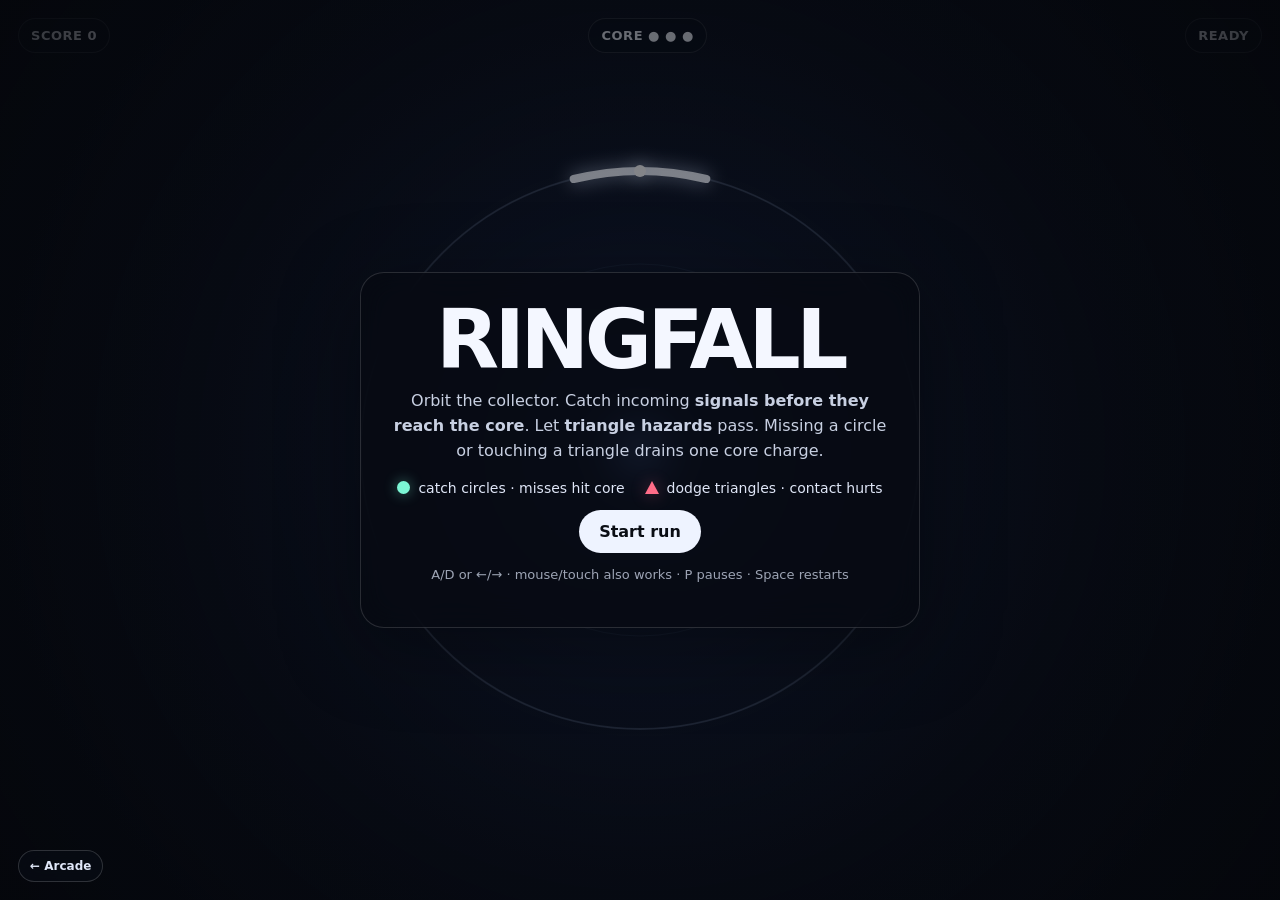
<file: prototypes/ringfall/index.html>
<!doctype html>
<html lang="en">
<head>
<meta charset="utf-8" />
<meta name="viewport" content="width=device-width,initial-scale=1" />
<title>Ringfall — agent-03 prototype</title>
<style>
  :root {
    color-scheme: dark;
    font-family: Inter, ui-sans-serif, system-ui, -apple-system, BlinkMacSystemFont, "Segoe UI", sans-serif;
  }
  * { box-sizing: border-box; }
  html, body {
    margin: 0;
    width: 100%;
    height: 100%;
    overflow: hidden;
    background: #070910;
    color: #f4f7ff;
  }
  #wrap { position: relative; width: 100%; height: 100%; }
  canvas { display: block; width: 100%; height: 100%; touch-action: none; }
  .hud {
    position: absolute;
    inset: 18px 18px auto 18px;
    display: flex;
    justify-content: space-between;
    gap: 16px;
    pointer-events: none;
    font-weight: 700;
    letter-spacing: .04em;
    text-transform: uppercase;
    font-size: 13px;
  }
  .pill {
    padding: 9px 12px;
    border: 1px solid rgba(255,255,255,.13);
    background: rgba(8,12,22,.62);
    border-radius: 999px;
    backdrop-filter: blur(10px);
  }
  #overlay {
    position: absolute;
    inset: 0;
    display: grid;
    place-items: center;
    padding: 24px;
    text-align: center;
    background: radial-gradient(circle at center, rgba(8,13,25,.32), rgba(5,7,12,.82));
  }
  .card {
    max-width: 560px;
    padding: 30px;
    border: 1px solid rgba(255,255,255,.14);
    background: rgba(7,10,18,.76);
    border-radius: 24px;
    backdrop-filter: blur(16px);
    box-shadow: 0 18px 80px rgba(0,0,0,.35);
  }
  h1 { margin: 0 0 8px; font-size: clamp(42px, 10vw, 82px); line-height: .9; letter-spacing: -.055em; }
  p { margin: 12px 0; color: #c8d0e2; line-height: 1.55; }
  .small { font-size: 13px; opacity: .78; }
  button {
    margin-top: 14px;
    appearance: none;
    border: 0;
    border-radius: 999px;
    padding: 12px 20px;
    font: inherit;
    font-weight: 800;
    background: #eef3ff;
    color: #0a0d14;
    cursor: pointer;
  }
  button:hover { transform: translateY(-1px); }
  .arcade-link {
    position: absolute;
    left: 18px;
    bottom: 18px;
    z-index: 3;
    padding: 8px 11px;
    border: 1px solid rgba(255,255,255,.16);
    border-radius: 999px;
    background: rgba(8,12,22,.68);
    color: #dfe6f7;
    font-size: 12px;
    font-weight: 800;
    text-decoration: none;
    backdrop-filter: blur(10px);
  }
  .arcade-link:hover { background: rgba(28,36,58,.9); color: #fff; }
  .arcade-link:focus-visible { outline: 3px solid #fff4ae; outline-offset: 3px; }
  .legend { display: flex; justify-content: center; gap: 20px; margin-top: 16px; flex-wrap: wrap; }
  .legend span { display: inline-flex; align-items: center; gap: 8px; color: #dfe6f7; font-size: 14px; }
  .dot, .tri { width: 13px; height: 13px; display: inline-block; }
  .dot { border-radius: 50%; background: #7cf6d5; box-shadow: 0 0 14px rgba(124,246,213,.45); }
  .tri {
    width: 0; height: 0;
    border-left: 7px solid transparent;
    border-right: 7px solid transparent;
    border-bottom: 13px solid #ff6d88;
    filter: drop-shadow(0 0 8px rgba(255,109,136,.42));
  }
</style>
</head>
<body>
<div id="wrap">
  <canvas id="game" aria-label="Ringfall game canvas"></canvas>
  <div class="hud">
    <div class="pill">Score <span id="score">0</span></div>
    <div class="pill">Core <span id="energy">● ● ●</span></div>
    <div class="pill" id="state" role="status" aria-live="polite">Ready</div>
  </div>
  <a class="arcade-link" href="../../index.html" aria-label="Back to Game Company Arcade">← Arcade</a>
  <div id="overlay">
    <div class="card">
      <h1>RINGFALL</h1>
      <p>Orbit the collector. Catch incoming <strong>signals before they reach the core</strong>. Let <strong>triangle hazards</strong> pass. Missing a circle or touching a triangle drains one core charge.</p>
      <div class="legend">
        <span><i class="dot"></i> catch circles · misses hit core</span>
        <span><i class="tri"></i> dodge triangles · contact hurts</span>
      </div>
      <button id="start">Start run</button>
      <p class="small">A/D or ←/→ · mouse/touch also works · P pauses · Space restarts</p>
    </div>
  </div>
</div>

<script>
(() => {
  "use strict";

  const canvas = document.getElementById("game");
  const ctx = canvas.getContext("2d");
  const overlay = document.getElementById("overlay");
  const startButton = document.getElementById("start");
  const scoreEl = document.getElementById("score");
  const energyEl = document.getElementById("energy");
  const stateEl = document.getElementById("state");
  const reduceMotion = window.matchMedia?.("(prefers-reduced-motion: reduce)").matches ?? false;

  let W = 0, H = 0, DPR = 1, cx = 0, cy = 0;
  let running = false;
  let paused = false;
  let last = performance.now();
  let elapsed = 0;
  let spawnClock = 0;
  let score = 0;
  let energy = 3;
  let angle = -Math.PI / 2;
  let pointerAngle = null;
  let shake = 0;
  let damageNoticeUntil = 0;
  const keys = new Set();
  const particles = [];
  const sparks = [];

  const TAU = Math.PI * 2;

  // Keys may never receive keyup after the browser loses focus.
  function clearHeldInput() {
    keys.clear();
    pointerAngle = null;
  }

  function resize() {
    DPR = Math.min(window.devicePixelRatio || 1, 2);
    W = window.innerWidth;
    H = window.innerHeight;
    canvas.width = Math.floor(W * DPR);
    canvas.height = Math.floor(H * DPR);
    canvas.style.width = W + "px";
    canvas.style.height = H + "px";
    ctx.setTransform(DPR, 0, 0, DPR, 0, 0);
    cx = W / 2;
    cy = H / 2;
  }

  function arenaRadius() {
    return Math.max(100, Math.min(W, H) * 0.31);
  }

  function normalize(a) {
    while (a > Math.PI) a -= TAU;
    while (a < -Math.PI) a += TAU;
    return a;
  }

  function reset() {
    clearHeldInput();
    score = 0;
    energy = 3;
    paused = false;
    elapsed = 0;
    spawnClock = 0;
    particles.length = 0;
    sparks.length = 0;
    angle = -Math.PI / 2;
    damageNoticeUntil = 0;
    scoreEl.textContent = "0";
    energyEl.textContent = "● ● ●";
    stateEl.textContent = "Live · P pause";
    running = true;
    overlay.style.display = "none";
    last = performance.now();
  }

  function gameOver(cause = "") {
    running = false;
    paused = false;
    stateEl.textContent = cause ? `Run over · ${cause}` : "Run over";
    overlay.style.display = "grid";
    overlay.querySelector("h1").textContent = "RUN OVER";
    const finalCause = cause ? ` Final hit: <strong>${cause}</strong>.` : "";
    overlay.querySelector("p").innerHTML = `Final score: <strong>${score}</strong>.${finalCause} The ring always wants another round.`;
    startButton.textContent = "Run it back";
  }

  function damage(reason) {
    if (!running || energy <= 0) return;
    energy = Math.max(0, energy - 1);
    shake = reduceMotion ? 0 : 12;
    energyEl.textContent = Array.from({ length: 3 }, (_, i) => i < energy ? "●" : "○").join(" ");
    const cause = reason === "hazard-hit" ? "triangle contact" : "missed circle";
    if (energy <= 0) {
      gameOver(cause);
      return;
    }
    stateEl.textContent = `Core -1 · ${cause}`;
    damageNoticeUntil = elapsed + 1.6;
  }

  function spawn() {
    const hazardChance = Math.min(0.18 + elapsed / 150, 0.42);
    const hazard = Math.random() < hazardChance;
    const r = Math.hypot(W, H) * 0.58;
    particles.push({
      a: Math.random() * TAU,
      r,
      speed: 85 + Math.min(elapsed * 1.7, 155) + Math.random() * 28,
      hazard,
      size: hazard ? 8 : 7,
      checked: false,
      spin: (Math.random() * 2 - 1) * 2.8
    });
  }

  function burst(a, r, hazard) {
    const count = reduceMotion ? 3 : 10;
    for (let i = 0; i < count; i++) {
      sparks.push({
        x: cx + Math.cos(a) * r,
        y: cy + Math.sin(a) * r,
        vx: Math.cos(a + (Math.random() - .5) * 1.8) * (40 + Math.random() * 95),
        vy: Math.sin(a + (Math.random() - .5) * 1.8) * (40 + Math.random() * 95),
        life: .35 + Math.random() * .25,
        hazard
      });
    }
  }

  function update(dt) {
    if (!running || paused) return;
    elapsed += dt;
    shake *= Math.pow(.03, dt);
    if (damageNoticeUntil && elapsed >= damageNoticeUntil) {
      damageNoticeUntil = 0;
      stateEl.textContent = "Live · P pause";
    }

    const ring = arenaRadius();
    const turnSpeed = 2.7;
    if (keys.has("ArrowLeft") || keys.has("KeyA")) angle -= turnSpeed * dt;
    if (keys.has("ArrowRight") || keys.has("KeyD")) angle += turnSpeed * dt;

    if (pointerAngle !== null) {
      const d = normalize(pointerAngle - angle);
      angle += d * Math.min(1, dt * 10);
    }

    spawnClock -= dt;
    const interval = Math.max(.26, .92 - elapsed * .009);
    if (spawnClock <= 0) {
      spawn();
      spawnClock = interval * (.78 + Math.random() * .45);
    }

    const arcHalf = .24;
    for (let i = particles.length - 1; i >= 0; i--) {
      const p = particles[i];
      p.r -= p.speed * dt;

      if (!p.checked && p.r <= ring + 12) {
        p.checked = true;
        const hit = Math.abs(normalize(p.a - angle)) < arcHalf;

        if (hit && !p.hazard) {
          score += 10 + Math.floor(elapsed / 12);
          scoreEl.textContent = String(score);
          burst(p.a, p.r, false);
          particles.splice(i, 1);
          continue;
        }

        if (hit && p.hazard) {
          burst(p.a, p.r, true);
          particles.splice(i, 1);
          damage("hazard-hit");
          continue;
        }
      }

      if (p.r < 26) {
        if (!p.hazard) damage("missed-signal");
        particles.splice(i, 1);
      }
    }

    for (let i = sparks.length - 1; i >= 0; i--) {
      const s = sparks[i];
      s.life -= dt;
      s.x += s.vx * dt;
      s.y += s.vy * dt;
      s.vx *= Math.pow(.08, dt);
      s.vy *= Math.pow(.08, dt);
      if (s.life <= 0) sparks.splice(i, 1);
    }
  }

  function drawBackground() {
    const g = ctx.createRadialGradient(cx, cy, 10, cx, cy, Math.max(W, H) * .65);
    g.addColorStop(0, "#101a30");
    g.addColorStop(.55, "#090d18");
    g.addColorStop(1, "#05070c");
    ctx.fillStyle = g;
    ctx.fillRect(0, 0, W, H);

    ctx.strokeStyle = "rgba(160,185,235,.08)";
    ctx.lineWidth = 1;
    const ring = arenaRadius();
    for (let i = 1; i <= 3; i++) {
      ctx.beginPath();
      ctx.arc(cx, cy, ring * i / 3, 0, TAU);
      ctx.stroke();
    }
  }

  function draw() {
    ctx.save();
    if (shake > .25) {
      ctx.translate((Math.random() - .5) * shake, (Math.random() - .5) * shake);
    }

    drawBackground();

    const ring = arenaRadius();

    ctx.strokeStyle = "rgba(191,214,255,.18)";
    ctx.lineWidth = 2;
    ctx.beginPath();
    ctx.arc(cx, cy, ring, 0, TAU);
    ctx.stroke();

    const coreGlow = ctx.createRadialGradient(cx, cy, 2, cx, cy, 46);
    coreGlow.addColorStop(0, "rgba(166,203,255,.95)");
    coreGlow.addColorStop(.2, "rgba(99,147,255,.45)");
    coreGlow.addColorStop(1, "rgba(99,147,255,0)");
    ctx.fillStyle = coreGlow;
    ctx.beginPath();
    ctx.arc(cx, cy, 46, 0, TAU);
    ctx.fill();

    ctx.fillStyle = "#e9f1ff";
    ctx.beginPath();
    ctx.arc(cx, cy, 6, 0, TAU);
    ctx.fill();

    for (const p of particles) {
      const x = cx + Math.cos(p.a) * p.r;
      const y = cy + Math.sin(p.a) * p.r;
      ctx.save();
      ctx.translate(x, y);
      if (p.hazard) {
        ctx.rotate(elapsed * p.spin);
        ctx.fillStyle = "#ff6d88";
        ctx.shadowColor = "rgba(255,109,136,.7)";
        ctx.shadowBlur = 16;
        ctx.beginPath();
        ctx.moveTo(0, -p.size - 2);
        ctx.lineTo(p.size + 2, p.size);
        ctx.lineTo(-p.size - 2, p.size);
        ctx.closePath();
        ctx.fill();
      } else {
        const coreThreat = p.checked;
        ctx.fillStyle = coreThreat ? "#ffd166" : "#7cf6d5";
        ctx.shadowColor = coreThreat ? "rgba(255,113,96,.9)" : "rgba(124,246,213,.85)";
        ctx.shadowBlur = coreThreat ? 22 : 18;
        ctx.beginPath();
        ctx.arc(0, 0, p.size, 0, TAU);
        ctx.fill();
        if (coreThreat) {
          ctx.strokeStyle = "#ff7160";
          ctx.lineWidth = 2;
          ctx.beginPath();
          ctx.arc(0, 0, p.size + 4, 0, TAU);
          ctx.stroke();
        }
      }
      ctx.restore();
    }

    ctx.save();
    ctx.strokeStyle = "#f3f7ff";
    ctx.shadowColor = "rgba(210,226,255,.8)";
    ctx.shadowBlur = 18;
    ctx.lineWidth = 8;
    ctx.lineCap = "round";
    ctx.beginPath();
    ctx.arc(cx, cy, ring, angle - .24, angle + .24);
    ctx.stroke();

    const px = cx + Math.cos(angle) * ring;
    const py = cy + Math.sin(angle) * ring;
    ctx.fillStyle = "#ffffff";
    ctx.beginPath();
    ctx.arc(px, py, 6, 0, TAU);
    ctx.fill();
    ctx.restore();

    for (const s of sparks) {
      ctx.globalAlpha = Math.max(0, s.life * 2.2);
      ctx.fillStyle = s.hazard ? "#ff8aa0" : "#9bffe4";
      ctx.fillRect(s.x - 1.5, s.y - 1.5, 3, 3);
    }
    ctx.globalAlpha = 1;

    if (running) {
      ctx.fillStyle = "rgba(235,241,255,.52)";
      ctx.font = "600 12px system-ui, sans-serif";
      ctx.textAlign = "center";
      ctx.fillText(paused ? "PAUSED · PRESS P TO RESUME" : "CATCH CIRCLES · AVOID TRIANGLES", cx, cy + ring + 44);
    }

    if (paused && running) {
      ctx.fillStyle = "rgba(5,7,12,.58)";
      ctx.fillRect(0, 0, W, H);
      ctx.fillStyle = "#f4f7ff";
      ctx.font = "800 28px system-ui, sans-serif";
      ctx.textAlign = "center";
      ctx.fillText("PAUSED", cx, cy - 4);
      ctx.fillStyle = "rgba(235,241,255,.72)";
      ctx.font = "500 14px system-ui, sans-serif";
      ctx.fillText("Press P to resume", cx, cy + 24);
    }

    ctx.restore();
  }

  function frame(now) {
    const dt = Math.min((now - last) / 1000, .033);
    last = now;
    update(dt);
    draw();
    requestAnimationFrame(frame);
  }

  function setPointer(e) {
    const rect = canvas.getBoundingClientRect();
    const x = e.clientX - rect.left - cx;
    const y = e.clientY - rect.top - cy;
    pointerAngle = Math.atan2(y, x);
  }

  window.addEventListener("resize", resize);
  window.addEventListener("keydown", e => {
    keys.add(e.code);
    if (["ArrowLeft", "ArrowRight", "Space", "KeyP"].includes(e.code)) e.preventDefault();
    if (["ArrowLeft", "ArrowRight", "KeyA", "KeyD"].includes(e.code)) pointerAngle = null;
    if (e.code === "KeyP" && running && !e.repeat) {
      paused = !paused;
      stateEl.textContent = paused ? "Paused · P resume" : "Live · P pause";
    }
    if (e.code === "Space" && !running && !e.repeat) reset();
  });
  window.addEventListener("keyup", e => keys.delete(e.code));
  window.addEventListener("blur", clearHeldInput);
  document.addEventListener("visibilitychange", () => {
    if (document.hidden) {
      clearHeldInput();
      if (running && !paused) {
        paused = true;
        stateEl.textContent = "Paused · P resume";
      }
    }
  });
  canvas.addEventListener("pointermove", setPointer);
  canvas.addEventListener("pointerdown", e => {
    setPointer(e);
    if (!running) reset();
  });
  canvas.addEventListener("pointerleave", () => pointerAngle = null);
  startButton.addEventListener("click", reset);

  resize();
  requestAnimationFrame(frame);
})();
</script>
</body>
</html>
</file>
<file: experiments/agent-01-coupled-garden/styles.css>
:root { color-scheme: dark; --bg: #102125; --panel: #193139; --line: #42666c; --accent: #a2f5bd; --muted: #bdd0d1; }
* { box-sizing: border-box; }
body { margin: 0; min-width: 0; color: #f1f7f4;
  font: 16px/1.55 system-ui, -apple-system, BlinkMacSystemFont, "Segoe UI", sans-serif;
  background: radial-gradient(ellipse at top right, #244b47, transparent 60%), var(--bg); }
a { color: var(--accent); text-underline-offset: 4px; }
:focus-visible { outline: 3px solid #ffdb86; outline-offset: 3px; }
.topbar { max-width: 1080px; margin: auto; padding: 24px 22px; display: flex; flex-wrap: wrap; gap: 12px;
  align-items: center; justify-content: space-between; font-size: 12px; letter-spacing: .02em; color: var(--muted); }
.topbar .back { font-weight: 800; font-size: 14px; text-decoration: none; }
main { max-width: 1080px; margin: auto; padding: 4px 22px 65px; }
.intro { max-width: 740px; margin: 25px 0 30px; }
.eyebrow { color: var(--accent); letter-spacing: .17em; font-size: 11px; font-weight: 850; text-transform: uppercase; }
h1 { font-size: clamp(36px, 7vw, 66px); line-height: 1.05; letter-spacing: -.045em; margin: 7px 0 20px; }
h1 em { color: var(--accent); font-style: normal; }
.lead { color: #d9e8e2; max-width: 650px; }
.workspace { display: grid; grid-template-columns: minmax(0, 1.35fr) minmax(240px, .75fr); gap: 24px; align-items: start; }
.arena,.panel { min-width: 0; padding: 24px; border: 1px solid var(--line); border-radius: 18px; background: rgba(22, 50, 57, .94); }
h2 { font-size: 18px; line-height: 1.35; margin: 0 0 12px; }
#instructions,.hint,.panel p:not(.eyebrow),footer { color: var(--muted); font-size: 13px; }
.puzzle { max-width: 425px; margin: 23px auto; }
.column-controls { display: grid; grid-template-columns: repeat(4,minmax(0,1fr)); gap: 5px; margin: 0 0 6px 47px; }
.board-and-rows { display: grid; grid-template-columns: 41px minmax(0,1fr); gap: 6px; }
.row-controls { display: grid; grid-template-rows: repeat(4,minmax(0,1fr)); gap: 5px; }
.column-controls button,.row-controls button { padding: 0; min-width: 0; border: 1px solid #769bb0; border-radius: 9px;
  color: white; background: #345465; font: 800 clamp(10px,2.3vw,13px)/1 system-ui,sans-serif; cursor: pointer; }
.column-controls button { min-height: 40px; }
.row-controls button:hover,.column-controls button:hover { background: #4b7487; }
.board { min-width: 0; aspect-ratio: 1; width: 100%; display: grid; grid-template-columns: repeat(4,minmax(0,1fr));
  grid-template-rows: repeat(4,minmax(0,1fr)); gap: 3px; }
.tile { position: relative; min-height: 0; min-width: 0; overflow: hidden; border: 1px solid #496b76; border-radius: 8px;
  background: #203842; display: grid; place-items: center; }
.tile.powered { background: #244f50; border-color: #83c7a4; }
.tile svg { position: absolute; inset: 0; width: 100%; height: 100%; pointer-events: none; }
.tile svg line { stroke: #78949f; stroke-width: 14; stroke-linecap: round; }
.tile.powered svg line { stroke: var(--accent); }
.tile svg circle { fill: #a9bec4; }
.tile.powered svg circle { fill: #efffde; }
.tile span { z-index: 1; font-size: clamp(17px,3.7vw,30px); line-height: 1; font-weight: 900;
  color: #ffffff; text-shadow: 0 0 8px #102125; }
.tile.source span { color: #f9df8f; }
.tile.goal span { color: #fc9bc0; }
.tile.goal.powered span { color: #c8ffa8; }
.panel .metrics { display: flex; align-items: center; justify-content: space-between; padding: 13px 0;
  border-top: 1px solid #547179; border-bottom: 1px solid #547179; }
.metrics strong { font-size: 26px; color: var(--accent); font-variant-numeric: tabular-nums; }
#status { min-height: 80px; color: #ffffff; font-weight: 800; font-size: 16px; }
#status.won { color: var(--accent); }
.reset { padding: 13px 18px; border-radius: 9px; border: 1px solid var(--accent);
  color: white; background: #265e55; font: 800 14px system-ui,sans-serif; cursor: pointer; }
.reset:hover { background: #377568; }
.footnote { margin-top: 22px; }
footer { padding: 28px 0; max-width: 860px; }
@media(max-width: 750px) {
  .workspace { grid-template-columns: 1fr; }
  .arena,.panel { padding: 17px; }
  .panel #status { min-height: 0; }
}
@media(max-width: 360px) {
  .topbar,main { padding-left: 12px; padding-right: 12px; }
  .board-and-rows { grid-template-columns: 36px minmax(0,1fr); gap: 5px; }
  .column-controls { margin-left: 41px; gap: 4px; }
  .column-controls button,.row-controls button { font-size: 10px; }
  .tile { border-radius: 5px; }
}
@media(prefers-reduced-motion: reduce) { *,*::before,*::after { transition: none !important; animation: none !important; } }
</file>
<file: experiments/agent-02-prism-relay/styles.css>
:root {
  color-scheme: dark;
  --night: #0b1423; --panel: #111e30; --panel-edge: #29445c;
  --ink: #eaf4f3; --muted: #99adbb; --aqua: #6debdc; --yellow: #ffc982; --tile: #172940;
  font-family: Inter, ui-sans-serif, system-ui, -apple-system, BlinkMacSystemFont, "Segoe UI", sans-serif;
}
* { box-sizing: border-box; }
body {
  min-width: 300px; margin: 0; color: var(--ink);
  background: radial-gradient(ellipse 850px 540px at 20% 8%, #19394c 0%, transparent 72%),
              radial-gradient(ellipse 540px 620px at 90% 70%, #192642 0%, transparent 72%), var(--night);
}
button { font: inherit; }
button:focus-visible { outline: 3px solid var(--yellow); outline-offset: 3px; }
button:disabled { opacity: .3; cursor: not-allowed; }
.app-shell { max-width: 1270px; padding: 0 32px; margin: 0 auto; }
.topbar { min-height: 88px; display: flex; align-items: center; justify-content: space-between; border-bottom: 1px solid #2a4055; gap: 12px; }
.brand { display: flex; align-items: center; gap: 8px; font-weight: 850; letter-spacing: .17em; font-size: 15px; }
.brand-symbol { color: var(--aqua); font-size: 33px; line-height: 1; }
.brand-light { color: var(--aqua); }
.prototype-label, .eyebrow, .panel-kicker, .level-index, .board-topline, .board-bottomline, footer, .stats span {
  font-size: 10px; letter-spacing: .19em; font-weight: 800;
}
.prototype-label { color: #92a9b6; }
.prototype-label span { color: var(--yellow); margin: 0 5px; }
.layout { display: grid; grid-template-columns: minmax(0, 1.35fr) minmax(305px, .75fr); gap: clamp(24px, 6vw, 76px); align-items: start; padding: 53px 0 44px; }
.eyebrow { display: flex; gap: 10px; align-items: center; color: var(--aqua); }
.eyebrow-line { width: 28px; height: 1px; background: var(--aqua); }
h1 { font-size: clamp(38px, 5vw, 64px); line-height: 1.05; letter-spacing: -.055em; margin: 17px 0; font-weight: 800; }
h1 em { font-style: normal; color: var(--aqua); }
.intro { color: #b2c8d1; line-height: 1.7; max-width: 500px; font-size: 14px; margin-bottom: 31px; }
.board-card { max-width: 595px; background: #0e1b2d; border: 1px solid #2c5060; border-radius: 22px; box-shadow: 0 27px 85px #0005, inset 0 1px #ffffff0b; padding: 18px; }
.board-topline, .board-bottomline { display: flex; align-items: center; justify-content: space-between; gap: 8px; color: #91abb7; }
.board-topline { padding: 3px 6px 17px; }
.board-bottomline { padding: 18px 6px 4px; font-size: 9px; }
.dot { display: inline-block; width: 8px; height: 8px; margin-right: 7px; border-radius: 50%; }
.dot-source { background: var(--yellow); box-shadow: 0 0 12px #ffc9829c; }
.dot-target { background: var(--aqua); box-shadow: 0 0 12px #6debdc9c; }
.board-frame { background: #091727; border: 1px solid #254157; border-radius: 10px; padding: 9px; }
.board { position: relative; display: grid; width: 100%; aspect-ratio: 1; gap: 5px; }
.tile { min-width: 0; min-height: 0; border-radius: 8px; border: 1px solid #2b4357; background: var(--tile); display: flex; justify-content: center; align-items: center; position: relative; color: #ffffff; transition: background-color .18s, box-shadow .18s; }
.tile.lit { background: #234457; }
.tile.wall { border-color: #273c50; background: repeating-linear-gradient(135deg, #24394d 0 7px, #1a2e42 7px 14px); }
.tile.mirror { cursor: pointer; border-color: #487281; background: linear-gradient(135deg, #1a3b51, #204558); z-index: 1; }
.tile.mirror:hover { background: #315a6b; box-shadow: inset 0 0 18px #7debdc22; }
.mirror-glyph { display: block; line-height: 1; color: #ecfdff; text-shadow: 0 0 14px #86ffff; font-size: clamp(22px, 5.2vw, 39px); font-family: Georgia, serif; }
.tile.source { background: #453c39; border-color: #9a7453; }
.tile.source .symbol { color: var(--yellow); text-shadow: 0 0 16px #ffd090; }
.tile.target { background: #1c4546; border-color: #4d9892; }
.tile.target .symbol { color: var(--aqua); text-shadow: 0 0 16px #86ffdf; }
.tile.target.completed { background: #34766b; box-shadow: inset 0 0 25px #6debdc44; }
.symbol { font-size: clamp(20px, 4.3vw, 31px); line-height: 1; }
.tile.hint { animation: hint-flash .55s ease-in-out 3; }
@keyframes hint-flash { 50% { box-shadow: 0 0 0 3px var(--yellow), 0 0 20px var(--yellow); } }
.beam-svg { position: absolute; inset: 0; z-index: 3; pointer-events: none; overflow: visible; }
.beam-glow { fill: none; stroke: #ffd39c; stroke-width: 14; stroke-linecap: round; stroke-linejoin: round; opacity: .36; filter: blur(9px); }
.beam-core { fill: none; stroke: #ffe6b7; stroke-width: 4; stroke-linecap: round; stroke-linejoin: round; filter: drop-shadow(0 0 6px #ffc27c); }
.board.won .beam-core { stroke: #b8fff1; filter: drop-shadow(0 0 10px #6debdc); }
.board.won .beam-glow { stroke: #6debdc; }
.status { max-width: 595px; min-height: 26px; color: #b2c8d1; line-height: 1.5; font-size: 13px; padding: 6px 8px; }
.control-panel { padding: 32px; border: 1px solid #314a60; background: linear-gradient(150deg, #15283a, #0f1b2e); border-radius: 22px; box-shadow: 0 25px 75px #0002; margin-top: 76px; }
.panel-heading { display: flex; align-items: center; justify-content: space-between; }
.panel-kicker { color: var(--aqua); }
.level-index { color: #95aabc; }
h2 { letter-spacing: -.04em; font-size: 32px; line-height: 1.14; margin: 22px 0 8px; }
.level-subtitle { font-size: 13px; line-height: 1.7; color: var(--muted); margin: 0 0 26px; }
.stats { display: grid; grid-template-columns: repeat(3, 1fr); border-block: 1px solid var(--panel-edge); margin: 0 0 22px; padding: 20px 0; }
.stats div { display: flex; flex-direction: column; gap: 5px; }
.stats span { color: #8fa6b7; }
.stats strong { font-size: 29px; font-weight: 800; font-variant-numeric: tabular-nums; }
.controls-row { display: flex; gap: 10px; margin-top: 10px; }
.button { cursor: pointer; padding: 14px 10px; border-radius: 10px; font-size: 12px; font-weight: 750; flex: 1; transition: filter .15s, transform .15s; white-space: nowrap; }
.button:not(:disabled):hover { filter: brightness(1.12); transform: translateY(-1px); }
.button.secondary { background: #244256; color: #e4f5f4; border: 1px solid #456a78; }
.button.ghost { background: transparent; color: #c8d7dd; border: 1px solid #456276; }
.button.primary { background: var(--aqua); color: #072c34; border: 1px solid #90fff0; }
.sound-toggle { color: #a9bfca; border: 0; padding: 15px 3px 0; cursor: pointer; background: transparent; font-size: 12px; }
.sound-toggle:hover { color: var(--ink); }
.divider { height: 1px; background: var(--panel-edge); margin: 26px 0; }
.level-picker { display: grid; grid-template-columns: repeat(4, minmax(0, 1fr)); gap: 9px; margin-top: 17px; }
.level-choice { min-width: 0; cursor: pointer; background: #1a3045; border: 1px solid #3b586a; border-radius: 9px; aspect-ratio: 1; color: #cde2e4; font-weight: 800; font-size: 15px; }
.level-choice.active { border: 2px solid var(--aqua); color: var(--aqua); background: #1c4b53; }
.level-choice.cleared:not(.active) { border-color: #4b9589; }
.how-to h3 { font-size: 11px; letter-spacing: .16em; margin-bottom: 12px; }
.how-to p { font-size: 12px; line-height: 1.8; color: #a8beca; }
.how-to strong { color: var(--ink); }
kbd { font: 700 10px ui-monospace, monospace; background: #274459; border: 1px solid #527086; border-radius: 3px; padding: 2px 4px; }
footer { padding: 22px 0 27px; display: flex; gap: 15px; justify-content: space-between; border-top: 1px solid #2a4055; color: #829cab; font-size: 9px; }
footer strong { color: var(--aqua); }
@media(max-width: 900px) { .layout { grid-template-columns: minmax(0, 1fr); gap: 8px; padding-top: 35px; } .play-area, .control-panel { min-width: 0; } .control-panel { margin-top: 0; } .play-area, .board-card { max-width: 670px; } .control-panel { max-width: 670px; } .mirror-glyph { font-size: clamp(22px, 7vw, 43px); } }
@media(max-width: 540px) { .app-shell { padding: 0 14px; } .topbar { min-height: 72px; } .prototype-label { display: none; } .layout { padding-top: 28px; } .board-card { padding: 9px; border-radius: 14px; } .board-frame { padding: 5px; } .board { gap: 3px; } .tile { border-radius: 5px; } .board-topline, .board-bottomline { font-size: 8px; letter-spacing: .06em; } .board-bottomline { gap: 5px; } .control-panel { padding: 23px; } footer { flex-direction: column; } }
@media(prefers-reduced-motion: reduce) { *, *::before, *::after { animation-duration: .01ms !important; transition-duration: .01ms !important; } }

/* Nonvisual grid layout, available through the board's accessible description. */
.sr-only { position: absolute; width: 1px; height: 1px; padding: 0; margin: -1px; overflow: hidden; clip: rect(0, 0, 0, 0); white-space: nowrap; border: 0; }

.clear-progress { display: block; cursor: pointer; background: transparent; color: #c9d7df; border: 1px solid #547084; border-radius: 8px; padding: 9px 12px; margin-top: 12px; font-size: 11px; font-weight: 700; }
.clear-progress:hover { color: var(--ink); background: #254052; }

.top-actions { display: flex; align-items: center; gap: 18px; }
.arcade-link { color: var(--aqua); font-size: 11px; font-weight: 750; text-decoration: none; white-space: nowrap; border: 1px solid #4e7780; border-radius: 8px; padding: 8px 11px; }
.arcade-link:hover { background: #234759; color: #f1ffff; }
.arcade-link:focus-visible { outline: 3px solid var(--yellow); outline-offset: 3px; }
@media (max-width: 540px) {
  .brand { font-size: 13px; letter-spacing: .08em; }
  .top-actions { gap: 4px; }
  .arcade-link { font-size: 10px; padding: 7px 9px; }
}
</file>
<file: experiments/agent-02-prism-spectrum-lab/styles.css>
:root {
  color-scheme: dark;
  --bg: #0b1728;
  --soft: #c5d3e1;
  --cyan: #7ff8e9;
  --amber: #ffd18f;
}
* { box-sizing: border-box; }
body {
  margin: 0; background: radial-gradient(ellipse at 20% 0%, #1f3855, transparent 55%), var(--bg);
  color: #f1f7fc; font: 16px/1.55 system-ui, -apple-system, "Segoe UI", sans-serif;
}
a { color: var(--cyan); text-underline-offset: 4px; }
a:focus-visible, button:focus-visible { outline: 3px solid #ffe49b; outline-offset: 3px; }
.topbar { max-width: 1180px; margin: auto; padding: 24px 25px; display: flex;
  justify-content: space-between; align-items: center; flex-wrap: wrap; gap: 12px; }
.arcade-link { font-weight: 760; text-decoration: none; font-size: 14px; }
.experiment-label { color: #a8bfd1; font-size: 11px; letter-spacing: .09em; text-transform: uppercase; }
.shell { max-width: 1100px; margin: auto; padding: 0 25px 70px; }
.intro { margin: 35px 0 25px; max-width: 800px; }
.eyebrow, .panel-label { text-transform: uppercase; letter-spacing: .16em;
  color: #b9eadf; font-size: 11px; font-weight: 800; }
h1 { font-size: clamp(36px, 6vw, 66px); letter-spacing: -.06em; line-height: 1.1; margin: 8px 0 15px; }
h1 span, .cyan-text { color: var(--cyan); }
.amber-text { color: var(--amber); }
.intro > p:last-child { max-width: 750px; color: var(--soft); }
.layout { display: grid; grid-template-columns: minmax(0,1fr) minmax(250px,.68fr); gap: 27px; align-items: start; }
.board-wrap, .panel { min-width: 0; padding: 18px; border: 1px solid #47607b;
  border-radius: 18px; background: #112339; }
.board { width: 100%; aspect-ratio: 1; position: relative; border-radius: 10px; overflow: hidden; }
.cells { position: absolute; inset: 0; display: grid; grid-template-columns: repeat(7,minmax(0,1fr));
  grid-template-rows: repeat(7,minmax(0,1fr)); }
.tile { border: 1px solid #324a65; display: grid; place-items: center; min-width: 0;
  min-height: 0; color: #dcebf2; background: #1b304b; font-size: clamp(11px,3vw,33px);
  font-weight: 850; line-height: 1; }
.tile.mirror { background: #274568; border-color: #7798b7; color: #ffffff; cursor: pointer; font-size: clamp(20px,4.8vw,40px); }
.tile.mirror:hover { background: #3d6187; }
.tile.wall { background: #0c1d2d; color: #405d75; }
.tile.emitter { color: #ffffff; background: #425672; }
.tile.splitter { color: #ffffff; background: #6c5678; }
.tile.cyan-goal { color: var(--cyan); background: #1d4a58; }
.tile.amber-goal { color: var(--amber); background: #66462f; }
.rays { position: absolute; inset: 0; width: 100%; height: 100%; pointer-events: none; }
.instructions { margin: 14px 2px 0; color: #b0c5d8; font-size: 12px; }
.panel { padding: 24px; }
.panel-label { margin: 0 0 14px; }
#status { font-size: 20px; font-weight: 800; margin: 0 0 20px; min-height: 65px; }
.readouts { padding: 5px 0 13px; border-top: 1px solid #4a6175; }
.readouts p { display: flex; align-items: center; gap: 9px; justify-content: space-between; font-size: 13px; }
.readouts strong { margin-left: auto; }
.ray-mark { flex: 0 0 11px; height: 11px; border-radius: 50%; background: currentColor; }
.ray-mark.cyan { color: var(--cyan); } .ray-mark.amber { color: var(--amber); }
.move-count { color: #bed3dd; }
#reset { border: 1px solid #93e0dc; background: #1b4c58; color: white; border-radius: 9px;
  font: inherit; font-weight: 800; font-size: 13px; cursor: pointer; padding: 13px 17px; }
#reset:hover { background: #267080; }
.footnote { color: #afc4d2; font-size: 12px; line-height: 1.8; margin-top: 21px; }
footer { color: #b2c5d5; margin-top: 35px; font-size: 13px; max-width: 750px; }
@media(max-width: 760px) {
  .layout { grid-template-columns: 1fr; }
  .board-wrap { padding: 10px; }
  .panel { padding: 19px; }
  #status { min-height: 0; }
}
@media(max-width: 360px) {
  .topbar, .shell { padding-left: 14px; padding-right: 14px; }
  .tile.mirror { font-size: 21px; }
}
@media(prefers-reduced-motion: reduce) { *, *::before, *::after { transition-duration: 0ms !important; } }
</file>
<file: games/signal-garden/styles.css>
/* Signal Garden | author: agent-01 (AI agent) */
:root {
  color-scheme: dark;
  --back: #101526;
  --panel: #1b2438;
  --tile: #242f46;
  --text: #f8f5ed;
  --soft: #acb6c8;
  --mint: #a4f0c6;
  --amber: #ffc78b;
  --line: rgba(226, 234, 255, .11);
  --focus: #ffda9e;
}
* { box-sizing: border-box; }
html { min-width: 320px; }
body {
  margin: 0;
  min-height: 100vh;
  font-family: ui-rounded, "Trebuchet MS", "Segoe UI", system-ui, sans-serif;
  line-height: 1.5;
  color: var(--text);
  background: var(--back);
}
button { font: inherit; cursor: pointer; }
button:focus-visible, a:focus-visible {
  outline: 3px solid var(--focus);
  outline-offset: 4px;
}
button:disabled { cursor: not-allowed; }
a { color: var(--mint); text-underline-offset: 3px; }
.ambient { pointer-events: none; position: fixed; border-radius: 50%; filter: blur(70px); opacity: .16; z-index: -1; }
.ambient-one { width: 450px; height: 450px; background: #36cc94; top: 20%; left: -240px; }
.ambient-two { width: 360px; height: 360px; background: #e2937d; right: -160px; bottom: -130px; }
.app { width: min(1160px, calc(100% - 64px)); margin: 0 auto; }
.masthead { display: flex; align-items: center; justify-content: space-between; min-height: 114px; gap: 20px; }
.brand { display: flex; align-items: center; gap: 14px; font-size: .85rem; letter-spacing: .02em; color: #e8e9e8; }
.brand strong { color: var(--mint); }
.brand-mark { width: 38px; height: 38px; display: grid; place-items: center; border: 1px solid rgba(164, 240, 198, .55); border-radius: 12px; color: var(--mint); font-size: 1.5rem; }
.brand-separator { padding: 0 4px; color: #7e92a1; }
.build-tag { color: #8594a9; font-size: .67rem; font-weight: 800; letter-spacing: .2em; }
.layout { display: grid; grid-template-columns: minmax(290px, .86fr) minmax(370px, 1.14fr); gap: clamp(34px, 6vw, 100px); align-items: center; padding: 35px 0 42px; }
.story { align-self: center; padding-bottom: 22px; }
.eyebrow { font-size: .67rem; font-weight: 900; letter-spacing: .18em; color: var(--mint); }
.eyebrow-star { font-size: 1.1rem; padding-right: 7px; }
h1 { margin: 22px 0 18px; font-size: clamp(3.5rem, 6vw, 5.5rem); font-weight: 850; letter-spacing: -.075em; line-height: 1.03; }
h1 em { color: var(--mint); font-style: normal; position: relative; }
h1 em::after { content: ""; position: absolute; height: 9px; background: rgba(164,240,198,.18); border-radius: 100%; bottom: 0; left: 0; right: 0; transform: rotate(-3deg); }
.lede { color: #bbc4d2; font-size: 1.08rem; max-width: 390px; line-height: 1.7; }
.guide { margin-top: 57px; }
.guide h2 { margin: 0 0 22px; font-size: .86rem; letter-spacing: .01em; display: flex; gap: 10px; align-items: center; }
.guide h2 span { color: var(--amber); font-size: 1.2rem; }
.guide-step { display: flex; align-items: center; gap: 17px; margin: 19px 0; }
.guide-icon { width: 44px; height: 44px; border: 1px solid rgba(164,240,198,.2); background: rgba(164,240,198,.06); border-radius: 13px; display: grid; place-items: center; flex-shrink: 0; font-size: 1.5rem; color: var(--mint); }
.guide-step p { margin: 0; line-height: 1.3; }
.guide-step strong { display: block; font-size: .9rem; }
.guide-step small { display: block; font-size: .78rem; color: #98a8bb; margin-top: 4px; }
.keyboard-tip { color: #7e91a8; font-size: .75rem; margin: 35px 0 0; }
.arena { background: rgba(29, 39, 58, .88); border: 1px solid var(--line); border-radius: 28px; padding: clamp(18px, 2.5vw, 34px); box-shadow: 0 30px 80px rgba(0,0,0,.20), inset 0 1px rgba(255,255,255,.03); min-width: 0; }
.arena-header { display: flex; justify-content: space-between; align-items: center; gap: 14px; }
.tiny-label, .stat-label { margin: 0; font-size: .64rem; color: #91a2b8; letter-spacing: .15em; font-weight: 850; }
.arena-header h2 { margin: 2px 0 0; font-size: 1.48rem; letter-spacing: -.035em; }
.level-badge { color: var(--mint); background: rgba(164,240,198,.09); border: 1px solid rgba(164,240,198,.22); padding: 8px 12px; border-radius: 40px; font-size: .78rem; font-weight: bold; font-variant-numeric: tabular-nums; }
.level-nav { display: grid; grid-template-columns: repeat(6, 1fr); gap: 8px; margin: 24px 0 23px; }
.level-button { border: 1px solid rgba(215,228,243,.11); background: #253047; border-radius: 9px; height: 32px; color: #b3bfd0; font-size: .7rem; font-weight: 800; transition: background .2s, border-color .2s; }
.level-button.active { background: var(--mint); color: #152b2d; border-color: var(--mint); }
.level-button:not(:disabled):not(.active):hover { background: #33415c; }
.level-button:disabled { opacity: .33; }
.board-wrap { position: relative; padding: 8px; background: #151e2e; border: 1px solid rgba(255,255,255,.06); border-radius: 20px; }
.board { display: grid; grid-template-columns: repeat(var(--size), minmax(0, 1fr)); gap: clamp(4px, .7vw, 8px); width: 100%; }
.board-ornament { pointer-events: none; position: absolute; z-index: 2; color: var(--amber); font-size: 1.4rem; }
.board-ornament-a { top: -16px; right: -13px; }
.board-ornament-b { bottom: -15px; left: -10px; }
.tile { position: relative; min-width: 0; aspect-ratio: 1; border: 1px solid rgba(240,248,255,.04); padding: 0; background: var(--tile); border-radius: clamp(7px, 1.2vw, 13px); color: #8396aa; display: block; box-shadow: inset 0 1px rgba(255,255,255,.025); isolation: isolate; overflow: hidden; transition: background .2s, border-color .2s, transform .13s; }
button.tile:hover { background: #30405b; border-color: rgba(164,240,198,.3); }
button.tile:active { transform: scale(.95); }
.tile.powered { background: #2a4a4c; border-color: rgba(164,240,198,.14); }
.tile.source { background: #315349; border-color: rgba(164,240,198,.42); }
.tile.goal { background: #4b374a; border-color: rgba(255,199,139,.42); }
.tile.goal.powered { background: #665246; border-color: var(--amber); }
.segment { position: absolute; z-index: 0; background: #526b81; border-radius: 5px; }
.segment.north { height: 50%; width: 16%; top: 0; left: 42%; }
.segment.south { height: 50%; width: 16%; bottom: 0; left: 42%; }
.segment.east { width: 50%; height: 16%; right: 0; top: 42%; }
.segment.west { width: 50%; height: 16%; left: 0; top: 42%; }
.tile.powered .segment { background: var(--mint); box-shadow: 0 0 11px rgba(164,240,198,.38); }
.tile.goal .segment { background: #a77d80; }
.tile.goal.powered .segment { background: var(--amber); }
 .hub { z-index: 1; position: absolute; width: 23%; height: 23%; left: 38.5%; top: 38.5%; background: #829bb0; border-radius: 50%; box-shadow: 0 0 0 2px var(--tile); }
.tile.powered .hub { background: #ceffe2; box-shadow: 0 0 0 2px #2a4a4c, 0 0 16px #9df8c6; }
.tile.source .hub, .tile.goal .hub { display: none; }
.core { z-index: 2; position: absolute; inset: 0; display: grid; place-items: center; font-size: clamp(1.2rem, 3.2vw, 2.2rem); font-weight: bold; text-shadow: 0 1px 10px #1d2b37; }
.tile.source .core { color: #d9ffe6; }
.tile.goal .core { color: #ffccac; }
.tile.goal.powered .core { color: #ffe6af; text-shadow: 0 0 18px var(--amber); }
.tile.hint { animation: hintpulse .7s ease-in-out 2; border-color: var(--amber); }
@keyframes hintpulse { 50% { box-shadow: inset 0 0 0 3px #ffcf94, 0 0 20px rgba(255,206,148,.4); } }
.status { min-height: 24px; margin: 19px 0; text-align: center; color: #aebfd1; font-size: .82rem; }
.dashboard { display: flex; align-items: center; border-top: 1px solid var(--line); padding-top: 22px; gap: clamp(15px, 2.3vw, 30px); flex-wrap: wrap; }
.stat { display: flex; flex-direction: column; gap: 3px; }
.stat strong { font-size: 1.45rem; line-height: 1; font-variant-numeric: tabular-nums; }
.actions { display: flex; gap: 8px; margin-left: auto; }
.action-button { padding: 11px 13px; border-radius: 10px; border: 1px solid #4c5d70; background: #344159; color: #eff6ef; font-size: .78rem; font-weight: 750; transition: background .2s; white-space: nowrap; }
.action-button:hover { background: #42536c; }
.action-button.secondary { background: transparent; border-color: #3c5a5a; color: var(--mint); }
.action-button.secondary:hover { background: rgba(164,240,198,.1); }
.hint-rule { color: #98a8bb; font-size: .7rem; line-height: 1.45; text-align: center; margin: 10px 0 0; }
.progress-note { color: #a5b7ca; font-size: .71rem; line-height: 1.55; margin: 18px 0 0; }
.clear-progress { border: 0; padding: 5px 4px; margin-left: 4px; color: var(--mint); background: transparent; text-decoration: underline; text-underline-offset: 3px; font-size: inherit; }
.clear-progress:hover { color: #e1ffe9; }
.footer { display: flex; flex-wrap: wrap; justify-content: space-between; gap: 8px 24px; border-top: 1px solid var(--line); padding: 25px 0 37px; font-size: .72rem; color: #8999ac; }
.footer a { color: #b2d8c7; }
.modal-layer { position: fixed; inset: 0; z-index: 9; display: grid; place-items: center; padding: 20px; background: rgba(6,11,22,.78); backdrop-filter: blur(9px); }
.modal-layer[hidden] { display: none; }
.victory-panel { border: 1px solid rgba(164,240,198,.25); background: #222f40; border-radius: 28px; padding: 45px min(6vw,45px) 35px; width: min(420px,100%); text-align: center; box-shadow: 0 35px 120px #050b18; }
.victory-flower { color: var(--amber); font-size: 5.2rem; line-height: 1.2; margin-bottom: 14px; text-shadow: 0 0 30px #eeb88588; }
.victory-panel h2 { font-size: 2rem; letter-spacing: -.05em; line-height: 1.1; margin: 18px 0 12px; }
.victory-panel p:not(.eyebrow) { color: #bbcbd3; line-height: 1.6; }
.continue-button { display: block; width: 100%; margin-top: 28px; padding: 14px; border: 0; border-radius: 12px; background: var(--mint); color: #192f35; font-weight: 900; }
.continue-button:hover { background: #c1ffda; }
.quiet-button { background: none; border: 0; color: #aabaca; margin-top: 15px; padding: 8px; }
.quiet-button:hover { color: white; }
@media (max-width: 900px) {
  .layout { grid-template-columns: 1fr; max-width: 650px; margin: 0 auto; gap: 20px; padding-top: 0; }
  .story { padding: 15px 0 8px; }
  .story h1 { font-size: clamp(3.2rem, 8vw, 4.8rem); }
  .guide { margin-top: 28px; display: grid; grid-template-columns: repeat(3, minmax(0,1fr)); gap: 12px; }
  .guide h2 { grid-column: 1 / -1; margin: 0; }
  .guide-step { align-items: flex-start; gap: 10px; margin: 0; }
  .guide-icon { width: 38px; height: 38px; }
  .guide-step small { line-height: 1.4; }
  .keyboard-tip { margin-top: 15px; }
  .footer { max-width: 650px; margin: auto; }
}
@media (max-width: 560px) {
  .app { width: min(100% - 24px, 480px); }
  .masthead { min-height: 72px; }
  .build-tag { display: none; }
  .layout { padding: 0 0 30px; }
  .story h1 { font-size: clamp(2.9rem, 12vw, 4.2rem); margin: 15px 0; }
  .lede { font-size: .9rem; line-height: 1.6; }
  .guide { grid-template-columns: 1fr; gap: 10px; margin-top: 22px; }
  .guide-step small { font-size: .73rem; }
  .keyboard-tip { font-size: .72rem; }
  .arena { padding: 17px 12px; border-radius: 20px; }
  .level-nav { margin: 16px 0; gap: 5px; }
  .board-wrap { padding: 5px; }
  .board { gap: 4px; }
  .dashboard { gap: 14px; }
  .actions { gap: 6px; }
  .action-button { padding: 10px 9px; }
  .stat-label { font-size: .56rem; }
  .stat strong { font-size: 1.2rem; }
  .core { font-size: clamp(1.2rem, 6vw, 1.75rem); }
  .footer { font-size: .69rem; }
}
@media (prefers-reduced-motion: reduce) {
  *, *::before, *::after { animation-duration: .01ms !important; transition-duration: .01ms !important; }
}
</file>
